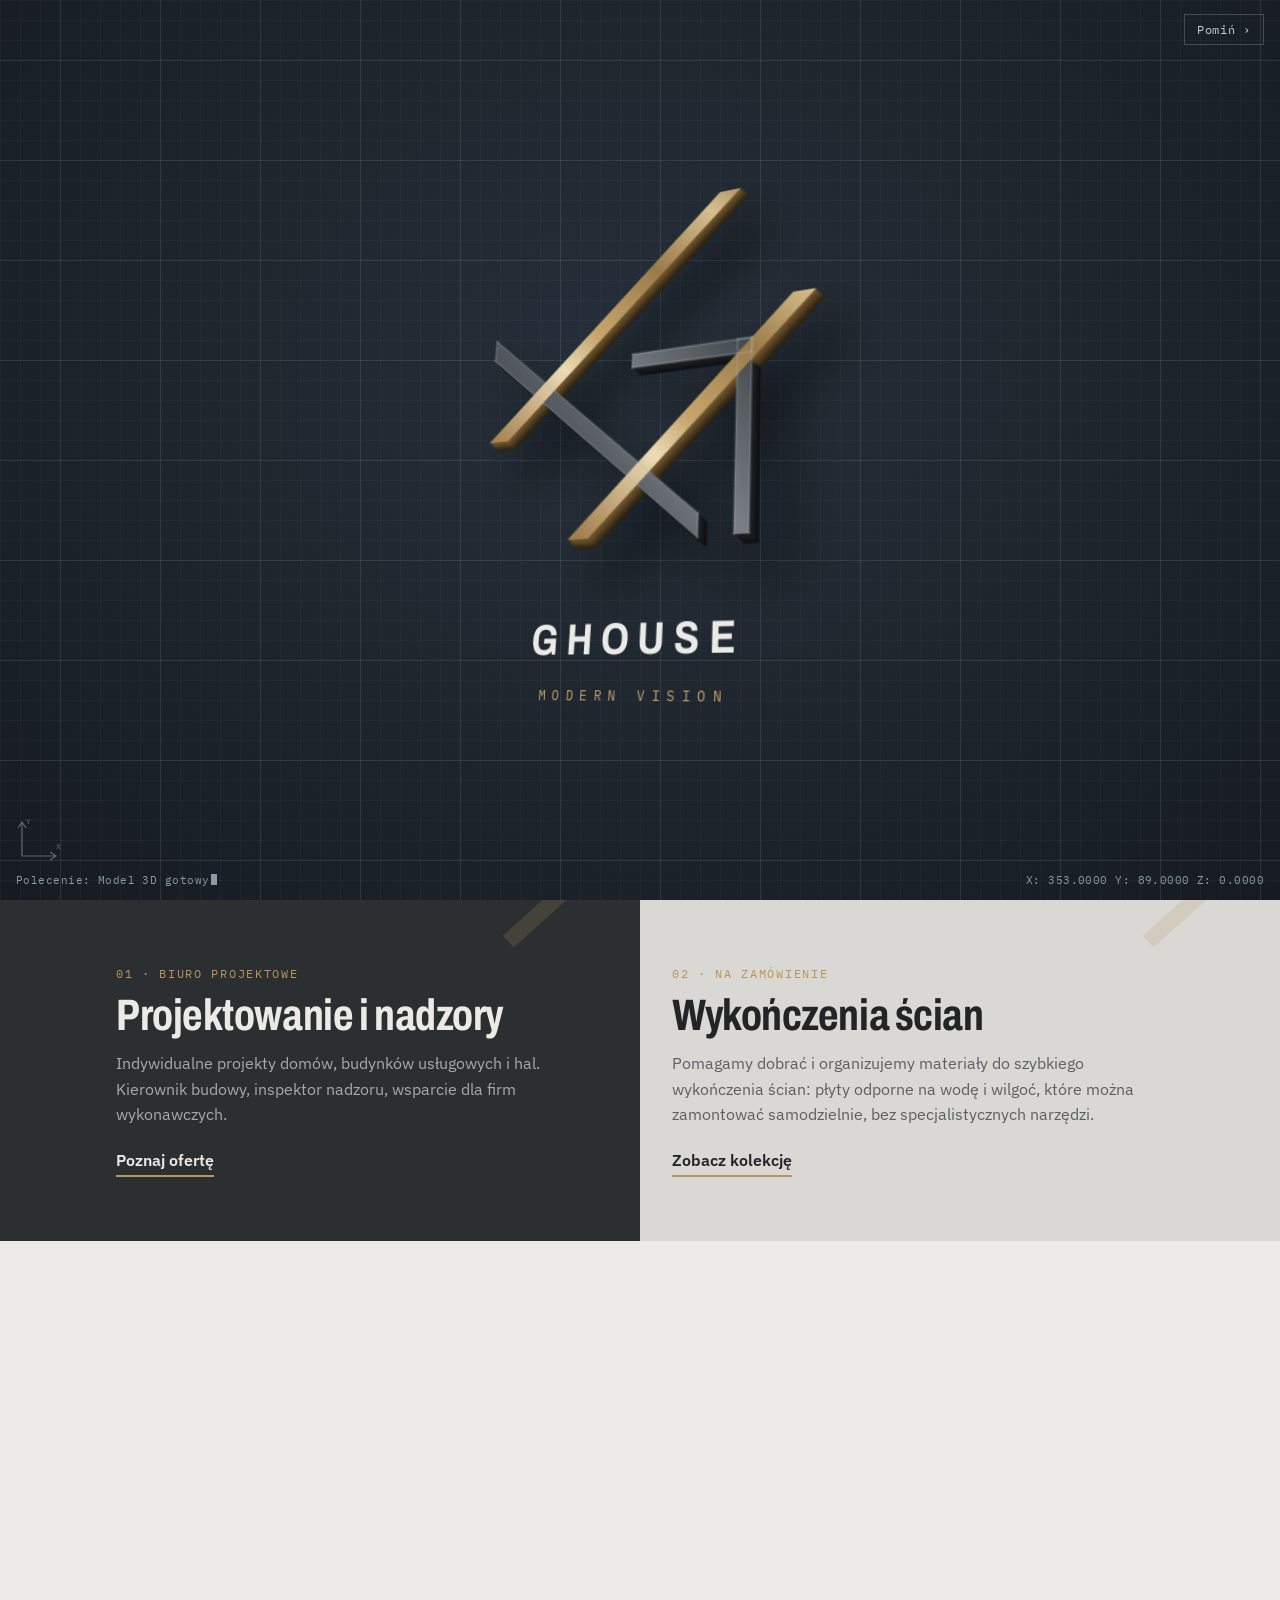
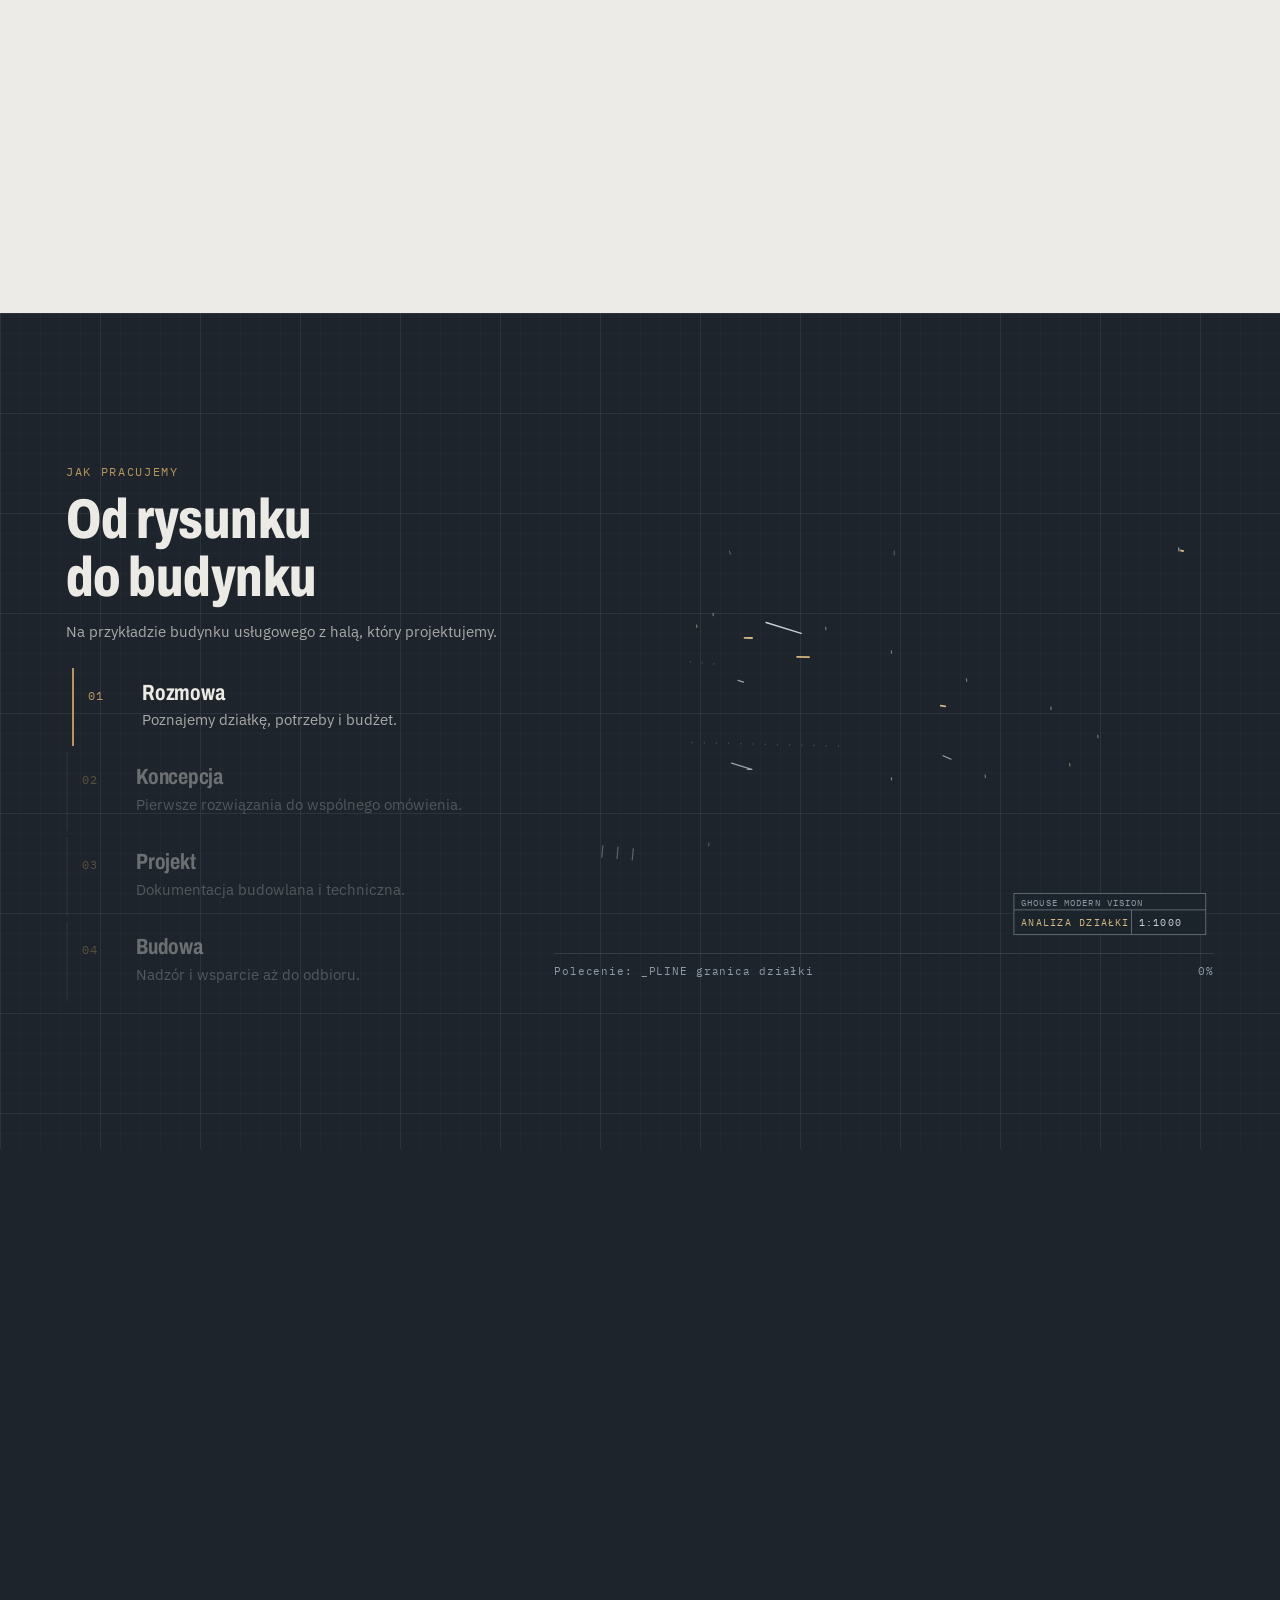
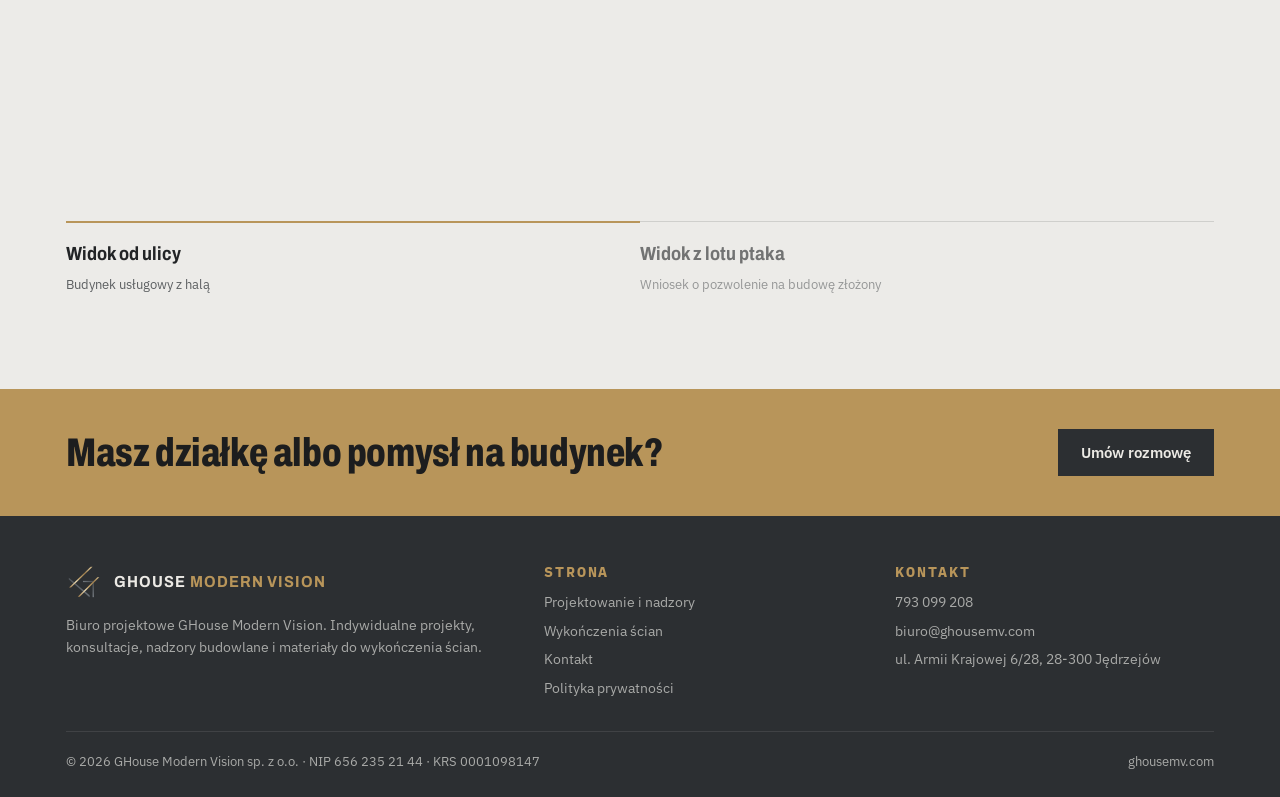
<file: index.html>
<!DOCTYPE html>
<html lang="pl">
<head>
<meta charset="UTF-8">
<meta name="viewport" content="width=device-width, initial-scale=1, viewport-fit=cover">
<title>Biuro projektowe Jędrzejów – indywidualne projekty domów, hal i budynków usługowych | GHouse Modern Vision</title>
<meta name="description" content="Indywidualne projekty domów jednorodzinnych, budynków usługowych i hal. Kierownik budowy i inspektor nadzoru. Jędrzejów, Kielce, świętokrzyskie.">

<link rel="canonical" href="https://ghousemv.com/">
<meta property="og:type" content="website">
<meta property="og:locale" content="pl_PL">
<meta property="og:site_name" content="GHouse Modern Vision">
<meta property="og:title" content="Biuro projektowe Jędrzejów – indywidualne projekty domów, hal i budynków usługowych | GHouse Modern Vision">
<meta property="og:description" content="Indywidualne projekty domów jednorodzinnych, budynków usługowych i hal. Kierownik budowy i inspektor nadzoru. Jędrzejów, Kielce, świętokrzyskie.">
<meta property="og:url" content="https://ghousemv.com/">
<meta property="og:image" content="https://ghousemv.com/img/og.jpg">
<meta name="theme-color" content="#2c2f32">
<link rel="icon" type="image/svg+xml" href="/logo.svg">
<link rel="preconnect" href="https://fonts.googleapis.com"><link rel="preconnect" href="https://fonts.gstatic.com" crossorigin>
<link rel="stylesheet" href="https://fonts.googleapis.com/css2?family=Archivo:wdth,wght@62..125,400..800&family=IBM+Plex+Sans:wght@400;500;600&family=IBM+Plex+Mono:wght@400;500&display=swap">
<link rel="stylesheet" href="/css/site.css">
<link rel="stylesheet" href="/css/efekty.css">
<script type="application/ld+json">{"@context": "https://schema.org", "@type": "ProfessionalService", "name": "GHouse Modern Vision sp. z o.o.", "url": "https://ghousemv.com/", "logo": "https://ghousemv.com/logo.svg", "image": "https://ghousemv.com/img/og.jpg", "description": "Biuro projektowe z Jędrzejowa: indywidualne projekty domów jednorodzinnych, budynków usługowych i hal, nadzory budowlane oraz wykończenia ścian na zamówienie.", "telephone": "+48793099208", "email": "biuro@ghousemv.com", "address": {"@type": "PostalAddress", "streetAddress": "ul. Armii Krajowej 6/28", "postalCode": "28-300", "addressLocality": "Jędrzejów", "addressRegion": "świętokrzyskie", "addressCountry": "PL"}, "areaServed": ["Jędrzejów", "Kielce", "województwo świętokrzyskie", "Polska"], "taxID": "6562352144", "vatID": "PL6562352144", "knowsAbout": ["projekt domu jednorodzinnego", "projekt hali", "projekt budynku usługowego", "kierownik budowy", "inspektor nadzoru inwestorskiego", "adaptacja projektu gotowego", "panele ścienne"]}</script>
</head>
<body data-intro>
<a class="skip" href="#tresc">Przejdź do treści</a>
<header class="top">
  <div class="wrap">
    <a class="marka" href="/" aria-label="GHouse Modern Vision – strona główna">
      <img src="/logo.svg" alt="" width="36" height="36">
      <b>GHOUSE <span>MODERN VISION</span></b>
    </a>
    <button class="burger" type="button" aria-label="Menu" aria-expanded="false" aria-controls="menu"><span></span></button>
    <nav class="menu" id="menu" aria-label="Menu główne"><a href="#" aria-current="page">Start</a><a href="/projektowanie">Projektowanie i nadzory</a><a href="/wykonczenia-scian">Wykończenia ścian</a><a class="btn-mini" href="/kontakt">Kontakt</a></nav>
  </div>
</header>
<main id="tresc">

<section class="hero na-grafit">
  <div class="beton-tex" aria-hidden="true"></div>
  <div class="swiatlo" aria-hidden="true"><i></i></div>
  <div class="wrap">
    <div>
      <div class="etykieta">Biuro projektowe GHouse Modern Vision</div>
      <h1>Indywidualne projekty.<br><em>Przemyślane od rysunku po budowę.</em></h1>
      <p class="lead">Projektujemy domy jednorodzinne, budynki usługowe i hale pod konkretną działkę, potrzeby i budżet. Prowadzimy konsultacje i nadzory, a do wnętrz pomagamy dobrać materiały do szybkiego wykończenia ścian.</p>
      <div class="cta">
        <a class="btn" href="/kontakt?temat=Projekt+indywidualny">Porozmawiajmy o projekcie</a>
        <a class="btn duch" href="/projektowanie#realizacje">Zobacz realizacje</a>
      </div>
    </div>
    <svg class="znak-duzy" viewBox="118 64 318 318" aria-hidden="true"><defs>
<linearGradient id="mos" gradientUnits="userSpaceOnUse" x1="150" y1="360" x2="410" y2="86"><stop offset="0" stop-color="#6f5431"/><stop offset=".18" stop-color="#a88655"/><stop offset=".38" stop-color="#ecdcb6"/><stop offset=".47" stop-color="#c9a970"/><stop offset=".66" stop-color="#9b7b4a"/><stop offset=".82" stop-color="#d7bf8f"/><stop offset="1" stop-color="#7a5e36"/></linearGradient>
<linearGradient id="gra" gradientUnits="userSpaceOnUse" x1="140" y1="360" x2="370" y2="180"><stop offset="0" stop-color="#2a2d31"/><stop offset=".45" stop-color="#5b6167"/><stop offset=".6" stop-color="#7a8086"/><stop offset="1" stop-color="#33373b"/></linearGradient></defs>
<polygon fill="url(#gra)" points="143,185 143,202 326,358 326,341"/><rect fill="url(#gra)" x="268" y="213" width="96" height="11"/><rect fill="url(#gra)" x="353" y="213" width="11" height="144"/>
<polygon fill="url(#mos)" points="145,272 162,272 353,88 336,88"/><polygon fill="url(#mos)" points="222,354 239,354 412,182 395,182"/></svg>
  </div>
  <a class="przewin" href="#dzialy" aria-label="Przewiń w dół"></a>
</section>

<div class="dzialy" id="dzialy">
  <a class="dzial lewy" href="/projektowanie">
    <div class="wew">
      <div class="etykieta">01 · Biuro projektowe</div>
      <h2>Projektowanie i nadzory</h2>
      <p>Indywidualne projekty domów, budynków usługowych i hal. Kierownik budowy, inspektor nadzoru, wsparcie dla firm wykonawczych.</p>
      <span class="strzalka">Poznaj ofertę</span>
    </div>
  </a>
  <a class="dzial prawy" href="/wykonczenia-scian">
    <div class="wew">
      <div class="etykieta">02 · Na zamówienie</div>
      <h2>Wykończenia ścian</h2>
      <p>Pomagamy dobrać i organizujemy materiały do szybkiego wykończenia ścian: płyty odporne na wodę i wilgoć, które można zamontować samodzielnie, bez specjalistycznych narzędzi.</p>
      <span class="strzalka">Zobacz kolekcję</span>
    </div>
  </a>
</div>

<section class="blok" id="o-nas">
  <div class="wrap onas">
    <div class="reveal">
      <div class="etykieta">O nas</div>
      <h2>Dobry projekt zaczyna się od rozmowy</h2>
    </div>
    <div class="tekst reveal">
      <p>GHouse Modern Vision to biuro projektowe, które stawia na indywidualne projekty. Każdy budynek projektujemy od podstaw, pod konkretną działkę, potrzeby i budżet inwestora, niezależnie od tego, czy jest to hala, obiekt usługowy, czy dom jednorodzinny.</p>
      <p>Uważamy, że dobry projekt zaczyna się od rozmowy, a nie od gotowego katalogu. Dzięki doświadczeniu zdobytemu na budowach nasze rozwiązania są przemyślane nie tylko na papierze, ale też w realizacji. Prowadzimy również nadzory i wspieramy inwestorów na każdym etapie budowy.</p>
      <div class="liczby">
        <div><b>Od podstaw</b><span>każdy projekt pod konkretną działkę</span></div>
        <div><b>Na budowie</b><span>kierownik budowy i inspektor nadzoru</span></div>
        <div><b>Od projektu do odbioru</b><span>projekt, nadzór i dobór materiałów wykończeniowych</span></div>
      </div>
    </div>
  </div>
</section>

<section class="proces" id="proces">
  <div class="proces-scena">
    <div class="wrap proces-uklad">
      <div class="proces-tekst">
        <div class="etykieta">Jak pracujemy</div>
        <h2>Od rysunku do budynku</h2>
        <p class="proces-przyklad">Na przykładzie budynku usługowego z halą, który projektujemy.</p>
        <ol class="proces-kroki">
          <li class="on"><span>01</span><div><h3>Rozmowa</h3><p>Poznajemy działkę, potrzeby i budżet.</p></div></li>
          <li><span>02</span><div><h3>Koncepcja</h3><p>Pierwsze rozwiązania do wspólnego omówienia.</p></div></li>
          <li><span>03</span><div><h3>Projekt</h3><p>Dokumentacja budowlana i techniczna.</p></div></li>
          <li><span>04</span><div><h3>Budowa</h3><p>Nadzór i wsparcie aż do odbioru.</p></div></li>
        </ol>
      </div>
      <div class="proces-rys">
        <svg viewBox="0 0 640 440" aria-hidden="true">
          <defs>
            <pattern id="kr" width="7" height="7" patternUnits="userSpaceOnUse" patternTransform="rotate(45)"><line x1="0" y1="0" x2="0" y2="7" stroke="#8d99a6" stroke-width=".7"/></pattern>
            <pattern id="fugi" x="90" y="318" width="28.8" height="14.4" patternUnits="userSpaceOnUse"><path d="M0 .5 H28.8 M.5 0 V14.4" stroke="#8d99a6" stroke-width=".6" fill="none" opacity=".55"/></pattern>
            <pattern id="blacha" x="70" width="12.5" height="10" patternUnits="userSpaceOnUse"><path d="M.5 0 V10" stroke="#8d99a6" stroke-width=".6" opacity=".45"/></pattern>
            <pattern id="kr2" width="4" height="4" patternUnits="userSpaceOnUse" patternTransform="rotate(45)"><line x1="0" y1="0" x2="0" y2="4" stroke="#8d99a6" stroke-width=".6" opacity=".6"/></pattern>
            <clipPath id="odkr"><rect class="odkr-r" x="0" y="0" width="0" height="440"/></clipPath>
          </defs>
<g class="plan">
<g class="et et1">
<path class="l cien" d="M108.7 1 L75.9 363.5"/>
<path class="l cien" d="M79.2 -1.7 L46.4 360.8"/>
<path class="l os" d="M94 -0.3 L61.1 362.2"/>
<path class="l granica" d="M205.6 133.3 L117.4 106.5 L103.4 261.3 L130 290.5 L245.4 293.2 L452 298 L596.1 301.2 L519.6 262.7 L443.1 224.2 L359.1 187.1 L272.8 154 Z"/>
<circle class="l drz" cx="141.7" cy="126.8" r="12.7"/>
<path class="l drz" d="M137.7 126.8 H145.7 M141.7 122.8 V130.8"/>
<circle class="l drz" cx="125.8" cy="138.1" r="12.7"/>
<path class="l drz" d="M121.8 138.1 H129.8 M125.8 134.1 V142.1"/>
<circle class="l drz" cx="250.9" cy="140.4" r="12.7"/>
<path class="l drz" d="M246.9 140.4 H254.9 M250.9 136.4 V144.4"/>
<circle class="l drz" cx="314.6" cy="163.2" r="12.7"/>
<path class="l drz" d="M310.6 163.2 H318.6 M314.6 159.2 V167.2"/>
<circle class="l drz" cx="387.4" cy="190.4" r="12.7"/>
<path class="l drz" d="M383.4 190.4 H391.4 M387.4 186.4 V194.4"/>
<circle class="l drz" cx="469.3" cy="217.8" r="12.7"/>
<path class="l drz" d="M465.3 217.8 H473.3 M469.3 213.8 V221.8"/>
<circle class="l drz" cx="514.8" cy="245" r="12.7"/>
<path class="l drz" d="M510.8 245 H518.8 M514.8 241 V249"/>
<circle class="l drz" cx="487.5" cy="272.4" r="12.7"/>
<path class="l drz" d="M483.5 272.4 H491.5 M487.5 268.4 V276.4"/>
<circle class="l drz" cx="405.6" cy="283.7" r="12.7"/>
<path class="l drz" d="M401.6 283.7 H409.6 M405.6 279.7 V287.7"/>
<circle class="l drz" cx="314.6" cy="286" r="12.7"/>
<path class="l drz" d="M310.6 286 H318.6 M314.6 282 V290"/>
<path class="l wym" d="M101.4 106.5 L87.4 261.3 M97.4 110.5 l8 -8 M83.4 265.3 l8 -8"/>
<text class="t" x="88.4" y="183.9" transform="rotate(-85 88.4 183.9)" text-anchor="middle">34,16</text>
<path class="l wym" d="M245.4 309.2 L452 314 M241.4 313.2 l8 -8 M448 318 l8 -8"/>
<text class="t" x="348.7" y="325.6" text-anchor="middle">45,41</text>
<text class="t" x="69.5" y="120.9" transform="rotate(-85 69.5 120.9)" text-anchor="middle">DROGA</text>
<text class="t duzy" x="387.4" y="245" text-anchor="middle">DZIAŁKA</text>
<g><circle class="l" cx="590" cy="64" r="16"/><path class="l m" d="M610 64 L584 70 L589 64 L584 58 Z"/></g><text class="t" x="590" y="40" text-anchor="middle">N</text>
<path class="l" d="M60 420 L151 420 M60 415 V425 M105.5 415 V425 M151 415 V425"/><text class="t" x="60" y="409">0</text><text class="t" x="100" y="409">10</text><text class="t" x="141" y="409">20 m</text>
</g>
<g class="et et2">
<path class="l" d="M191.8 275.8 L384.7 280.4 L385 265.9 L327.1 240.1 L288 225.8 L205.6 223.8 L183.6 200.6 L183.8 191.1 L129.8 174.8 L106.3 176.8 L108.9 199.9 L106.5 227.1 L120.8 239.4 L131.8 238.5 L131.4 257 Z"/>
<path class="l" d="M183.8 191.1 L184.8 148.2 L134.9 143.6 L132.6 143.4 L129.8 174.8 Z"/>
<path class="l" d="M191.8 275.8 L131.4 257 L131 274.4 Z"/>
<path class="l" d="M385 265.9 L386.4 209.7 L379.6 209.5 L379.1 227.9 L288 225.8 L327.1 240.1 Z"/>
<path class="l szw" d="M133.3 272.1 L133.9 249.4"/>
<path class="l szw" d="M145.2 272.4 L145.7 249.7"/>
<path class="l szw" d="M157 272.7 L157.5 249.9"/>
<path class="l szw" d="M168.8 273 L169.4 250.2"/>
<path class="l szw" d="M180.6 273.2 L181.2 250.5"/>
<path class="l szw" d="M192.5 273.5 L193 250.8"/>
<path class="l szw" d="M204.3 273.8 L204.9 251.1"/>
<path class="l szw" d="M216.1 274.1 L216.7 251.3"/>
<path class="l szw" d="M228 274.4 L228.5 251.6"/>
<path class="l szw" d="M239.8 274.6 L240.3 251.9"/>
<path class="l szw" d="M251.6 274.9 L252.2 252.2"/>
<path class="l szw" d="M263.5 275.2 L264 252.5"/>
<path class="l szw" d="M275.3 275.5 L275.8 252.7"/>
<path class="l szw" d="M157.1 151.2 L155 173.8"/>
<path class="l szw" d="M145.7 150.1 L143.7 172.8"/>
<path class="l szw" d="M134.4 149.1 L132.3 171.7"/>
<path class="l m" d="M184.8 148.2 L183.6 200.6 L205.6 223.8 L234.4 224.5 L235.8 166.7 L236.2 149.4 Z"/>
<path class="l m" d="M235.8 166.7 L234.4 224.5 L379.1 227.9 L379.8 201.5 L299.3 168.2 Z"/>
<path class="l m przer2" d="M235.2 195.6 L299.3 200 L379.4 214.7"/>
<path class="l m" d="M277.7 229.5 V251.5 M272.7 244.5 L277.7 251.5 L282.7 244.5"/>
<path class="l m" d="M320.9 230.5 V252.5 M315.9 245.5 L320.9 252.5 L325.9 245.5"/>
<path class="l lid" d="M209.9 172.2 L170 64"/><text class="t" x="166" y="68" text-anchor="end">BUDYNEK USŁUGOWY</text>
<path class="l lid" d="M323.7 195 L330 64"/><text class="t" x="334" y="68" text-anchor="start">HALA</text>
<path class="l lid" d="M159.9 261 L150 350"/><text class="t" x="146" y="354" text-anchor="end">PARKING</text>
<text class="t" x="114.4" y="239.6" text-anchor="middle">WJAZD</text>
<text class="t" x="296.4" y="273.1" text-anchor="middle">BRAMY</text>
</g>
</g>
<g class="et et3">
<defs><clipPath id="cl-h"><rect x="209.8" y="224.1" width="397.5" height="75.9"/></clipPath></defs>
<rect x="209.8" y="224.1" width="397.5" height="75.9" fill="url(#blacha)" clip-path="url(#cl-h)" class="fugi"/>
<path class="l tlo" d="M211.9 199.1 L388 199.1 L608.1 212.8"/>
<path class="l" d="M209.8 224.1 L607.2 224.1"/>
<path class="l" d="M209.8 222.2 L607.2 222.2"/>
<path class="l m" d="M209.8 300 L607.2 300 L607.2 224.1 L209.8 224.1 Z"/>
<path class="l okno" d="M303.5 300 L353.5 300 L353.5 243.8 L303.5 243.8 Z"/>
<path class="l szw" d="M303.5 293.8 H353.5 M303.5 287.5 H353.5 M303.5 281.2 H353.5 M303.5 275 H353.5 M303.5 268.8 H353.5 M303.5 262.5 H353.5 M303.5 256.2 H353.5 M303.5 250 H353.5"/>
<path class="l" d="M301.6 243.8 L355.4 243.8 L355.4 241.9 L301.6 241.9 Z"/>
<path class="l okno" d="M422.2 300 L472.2 300 L472.2 243.8 L422.2 243.8 Z"/>
<path class="l szw" d="M422.2 293.8 H472.2 M422.2 287.5 H472.2 M422.2 281.2 H472.2 M422.2 275 H472.2 M422.2 268.8 H472.2 M422.2 262.5 H472.2 M422.2 256.2 H472.2 M422.2 250 H472.2"/>
<path class="l" d="M420.4 243.8 L474.1 243.8 L474.1 241.9 L420.4 241.9 Z"/>
<path class="l okno" d="M241 240 L291 240 L291 230 L241 230 Z"/>
<path class="l okno" d="M366 240 L409.8 240 L409.8 230 L366 230 Z"/>
<path class="l okno" d="M484.8 240 L559.8 240 L559.8 230 L484.8 230 Z"/>
<path class="l m" d="M70 300 L209.8 300 L209.8 197.5 L70 197.5 Z"/>
<path class="l" d="M70 300 L209.8 300 L209.8 295.6 L70 295.6 Z"/>
<path class="l" d="M69.4 197.5 L210.6 197.5 L210.6 195.8 L69.4 195.8 Z"/>
<path class="l" d="M205.6 197.5 L209.8 197.5 L209.8 188.8 L205.6 188.8 Z"/>
<path class="l szw" d="M70 295.6 L130.5 295.6 L130.5 201.9 L70 201.9 Z"/>
<rect x="70" y="201.9" width="60.5" height="93.8" fill="url(#kr2)" class="fugi"/>
<path class="l okno" d="M82.4 299.4 L117.5 299.4 L117.5 262.5 L82.4 262.5 Z"/>
<path class="l szw" d="M100 299.4 V262.5"/>
<path class="l okno" d="M82.4 251.2 L117.5 251.2 L117.5 216.2 L82.4 216.2 Z"/>
<path class="l szw" d="M100 251.2 V216.2"/>
<path class="l m" d="M81.2 261.2 L108.8 261.2 L108.8 258.8 L81.2 258.8 Z"/>
<path class="l" d="M24 300 L616 300"/>
<rect class="kreskowanie" x="24" y="300" width="592" height="10" fill="url(#kr)"/>
<path class="l wym" d="M30.5 300 H58.5 M37.5 292 L47.5 292 L42.5 300 Z"/>
<text class="t" x="34.5" y="290" text-anchor="end">±0,00</text>
<path class="l wym" d="M30.5 224.1 H58.5 M37.5 216.1 L47.5 216.1 L42.5 224.1 Z"/>
<text class="t" x="34.5" y="214.1" text-anchor="end">+6,07</text>
<path class="l wym" d="M30.5 197.5 H58.5 M37.5 189.5 L47.5 189.5 L42.5 197.5 Z"/>
<text class="t" x="34.5" y="187.5" text-anchor="end">+8,20</text>
<path class="l wym" d="M207.5 188.8 H261.2 M252.5 180.8 L262.5 180.8 L257.5 188.8 Z"/><text class="t" x="266.2" y="184.8">+8,90</text>
<path class="l wym" d="M70 332 H607.2 M66 336 l8 -8 M70 325 V339 M205.8 336 l8 -8 M209.8 325 V339 M603.2 336 l8 -8 M607.2 325 V339"/>
<text class="t" x="139.9" y="326" text-anchor="middle">11,18</text>
<text class="t" x="408.5" y="326" text-anchor="middle">31,80</text>
<text class="t" x="140" y="174.8" text-anchor="middle">BUDYNEK USŁUGOWY</text><text class="t" x="408.8" y="185.1" text-anchor="middle">HALA</text>
</g>

          <g class="et et4">
            <image href="/img/realizacje/emk_eye.jpg" x="0" y="0" width="640" height="440" preserveAspectRatio="xMidYMid slice" clip-path="url(#odkr)"/>
            <line class="skan" x1="0" y1="0" x2="0" y2="440"/>
          </g>
          <g class="tabliczka">
            <rect x="446" y="396" width="186" height="40"/>
            <path d="M446 412 H632 M560 412 V436"/>
            <text x="453" y="408" class="tb1">GHOUSE MODERN VISION</text>
            <text x="453" y="428" class="tb2">ANALIZA DZIAŁKI</text>
            <text x="567" y="428" class="tb3">1:1000</text>
          </g>
        </svg>
        <div class="proces-stopka"><span class="cmd">_LINE</span><span class="pct">0%</span></div>
      </div>
    </div>
  </div>
</section>

<section class="blok realizacje-ba">
  <div class="wrap">
    <div class="naglowek-sekcji reveal">
      <div><div class="etykieta">Realizacje</div><h2>Od modelu do wizualizacji</h2></div>
      <p>Budynek usługowy z halą – projekt indywidualny. Przeciągnij linię, aby porównać model bryły z gotową wizualizacją.</p>
    </div>
    <figure class="ba reveal" style="--x:50%">
      <img class="wiz" src="/img/realizacje/emk_eye.jpg" alt="Wizualizacja budynku usługowego z halą – widok od ulicy">
      <img class="szk" src="/img/model/emk_eye.jpg" alt="">
      <span class="ba-l">MODEL</span><span class="ba-p">WIZUALIZACJA</span>
      <button class="uchwyt" type="button" aria-label="Przesuń porównanie"></button>
    </figure>
    <div class="ba-tabs dwa" role="tablist">
      <button class="on" type="button" data-img="emk_eye" data-alt="Wizualizacja budynku usługowego z halą – widok od ulicy"><b>Widok od ulicy</b><span>Budynek usługowy z halą</span></button>
      <button type="button" data-img="emk_air" data-alt="Wizualizacja budynku usługowego z halą – widok z lotu ptaka"><b>Widok z lotu ptaka</b><span>Wniosek o pozwolenie na budowę złożony</span></button>
    </div>
  </div>
</section>
<section class="pasek-cta"><div class="wrap"><h2>Masz działkę albo pomysł na budynek?</h2><a class="btn" href="/kontakt?temat=Projekt+indywidualny">Umów rozmowę</a></div></section>
</main>
<footer class="stopka">
  <div class="wrap">
    <div>
      <a class="marka" href="/" style="color:var(--na-grafit)"><img src="/logo.svg" alt="" width="36" height="36"><b>GHOUSE <span>MODERN VISION</span></b></a>
      <p style="margin-top:14px;max-width:30em">Biuro projektowe GHouse Modern Vision. Indywidualne projekty, konsultacje, nadzory budowlane i materiały do wykończenia ścian.</p>
    </div>
    <div>
      <h3>Strona</h3>
      <ul><li><a href="/projektowanie">Projektowanie i nadzory</a></li><li><a href="/wykonczenia-scian">Wykończenia ścian</a></li><li><a href="/kontakt">Kontakt</a></li><li><a href="/polityka-prywatnosci">Polityka prywatności</a></li></ul>
    </div>
    <div>
      <h3>Kontakt</h3>
      <ul><li><a href="tel:+48793099208">793 099 208</a></li><li><a href="mailto:biuro@ghousemv.com">biuro@ghousemv.com</a></li><li>ul. Armii Krajowej 6/28, 28-300 Jędrzejów</li></ul>
    </div>
    <div class="dol"><span>© 2026 GHouse Modern Vision sp. z o.o. · NIP 656 235 21 44 · KRS 0001098147</span><span>ghousemv.com</span></div>
  </div>
</footer>
<script src="/js/site.js" defer></script>
<script src="/js/efekty.js" defer></script>
</body>
</html>
</file>
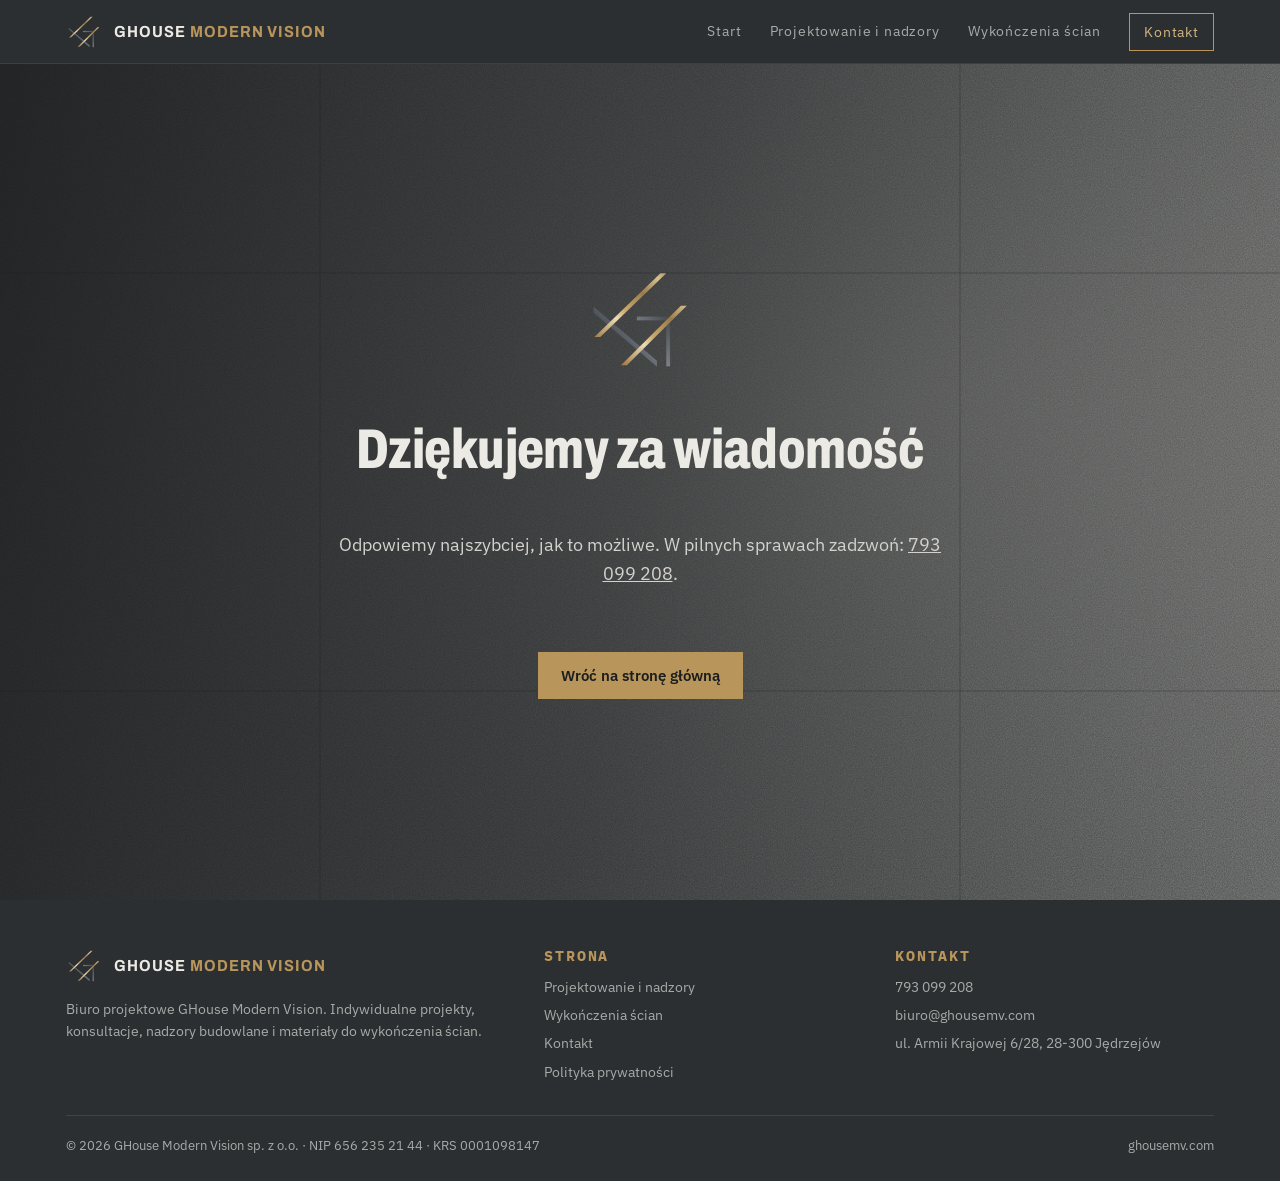
<file: dziekujemy.html>
<!DOCTYPE html>
<html lang="pl">
<head>
<meta charset="UTF-8">
<meta name="viewport" content="width=device-width, initial-scale=1, viewport-fit=cover">
<title>Dziękujemy – GHouse Modern Vision</title>
<meta name="description" content="Dziękujemy za wiadomość.">
<meta name="robots" content="noindex">
<link rel="canonical" href="https://ghousemv.com/dziekujemy">
<meta property="og:type" content="website">
<meta property="og:locale" content="pl_PL">
<meta property="og:site_name" content="GHouse Modern Vision">
<meta property="og:title" content="Dziękujemy – GHouse Modern Vision">
<meta property="og:description" content="Dziękujemy za wiadomość.">
<meta property="og:url" content="https://ghousemv.com/dziekujemy">
<meta property="og:image" content="https://ghousemv.com/img/og.jpg">
<meta name="theme-color" content="#2c2f32">
<link rel="icon" type="image/svg+xml" href="/logo.svg">
<link rel="preconnect" href="https://fonts.googleapis.com"><link rel="preconnect" href="https://fonts.gstatic.com" crossorigin>
<link rel="stylesheet" href="https://fonts.googleapis.com/css2?family=Archivo:wdth,wght@62..125,400..800&family=IBM+Plex+Sans:wght@400;500;600&family=IBM+Plex+Mono:wght@400;500&display=swap">
<link rel="stylesheet" href="/css/site.css">

</head>
<body>
<a class="skip" href="#tresc">Przejdź do treści</a>
<header class="top">
  <div class="wrap">
    <a class="marka" href="/" aria-label="GHouse Modern Vision – strona główna">
      <img src="/logo.svg" alt="" width="36" height="36">
      <b>GHOUSE <span>MODERN VISION</span></b>
    </a>
    <button class="burger" type="button" aria-label="Menu" aria-expanded="false" aria-controls="menu"><span></span></button>
    <nav class="menu" id="menu" aria-label="Menu główne"><a href="/">Start</a><a href="/projektowanie">Projektowanie i nadzory</a><a href="/wykonczenia-scian">Wykończenia ścian</a><a class="btn-mini" href="/kontakt">Kontakt</a></nav>
  </div>
</header>
<main id="tresc">

<section class="hero na-grafit" style="min-height:calc(100svh - var(--hdr))">
  <div class="beton-tex" aria-hidden="true"></div>
  <div class="wrap" style="grid-template-columns:1fr;text-align:center;justify-items:center">
    <img src="/logo.svg" alt="" width="110" height="110">
    <h1 style="font-size:clamp(34px,5vw,56px)">Dziękujemy za wiadomość</h1>
    <p class="lead" style="margin-inline:auto">Odpowiemy najszybciej, jak to możliwe. W pilnych sprawach zadzwoń: <a href="tel:+48793099208">793 099 208</a>.</p>
    <div class="cta" style="justify-content:center"><a class="btn" href="/">Wróć na stronę główną</a></div>
  </div>
</section>

</main>
<footer class="stopka">
  <div class="wrap">
    <div>
      <a class="marka" href="/" style="color:var(--na-grafit)"><img src="/logo.svg" alt="" width="36" height="36"><b>GHOUSE <span>MODERN VISION</span></b></a>
      <p style="margin-top:14px;max-width:30em">Biuro projektowe GHouse Modern Vision. Indywidualne projekty, konsultacje, nadzory budowlane i materiały do wykończenia ścian.</p>
    </div>
    <div>
      <h3>Strona</h3>
      <ul><li><a href="/projektowanie">Projektowanie i nadzory</a></li><li><a href="/wykonczenia-scian">Wykończenia ścian</a></li><li><a href="/kontakt">Kontakt</a></li><li><a href="/polityka-prywatnosci">Polityka prywatności</a></li></ul>
    </div>
    <div>
      <h3>Kontakt</h3>
      <ul><li><a href="tel:+48793099208">793 099 208</a></li><li><a href="mailto:biuro@ghousemv.com">biuro@ghousemv.com</a></li><li>ul. Armii Krajowej 6/28, 28-300 Jędrzejów</li></ul>
    </div>
    <div class="dol"><span>© 2026 GHouse Modern Vision sp. z o.o. · NIP 656 235 21 44 · KRS 0001098147</span><span>ghousemv.com</span></div>
  </div>
</footer>
<script src="/js/site.js" defer></script>
</body>
</html>
</file>
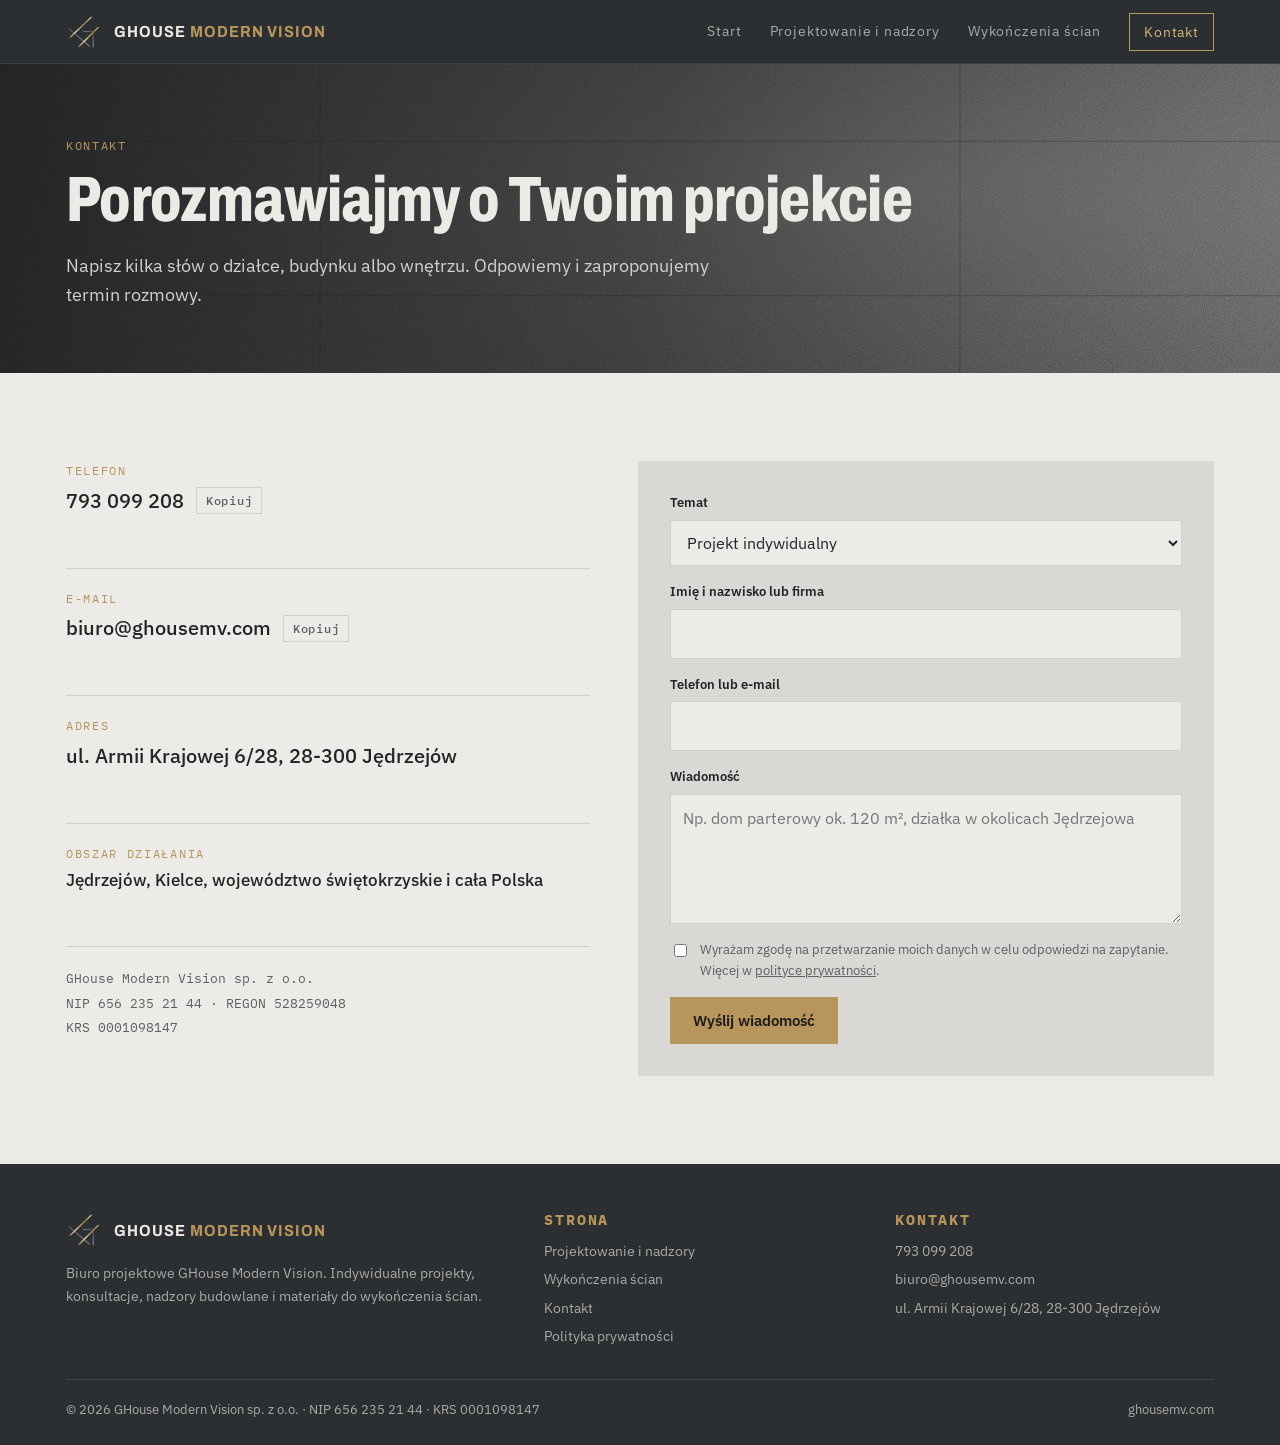
<file: kontakt.html>
<!DOCTYPE html>
<html lang="pl">
<head>
<meta charset="UTF-8">
<meta name="viewport" content="width=device-width, initial-scale=1, viewport-fit=cover">
<title>Kontakt – biuro projektowe GHouse Modern Vision, Jędrzejów</title>
<meta name="description" content="Skontaktuj się z biurem projektowym GHouse Modern Vision w Jędrzejowie: projekty indywidualne, nadzory budowlane, wykończenia ścian.">

<link rel="canonical" href="https://ghousemv.com/kontakt">
<meta property="og:type" content="website">
<meta property="og:locale" content="pl_PL">
<meta property="og:site_name" content="GHouse Modern Vision">
<meta property="og:title" content="Kontakt – biuro projektowe GHouse Modern Vision, Jędrzejów">
<meta property="og:description" content="Skontaktuj się z biurem projektowym GHouse Modern Vision w Jędrzejowie: projekty indywidualne, nadzory budowlane, wykończenia ścian.">
<meta property="og:url" content="https://ghousemv.com/kontakt">
<meta property="og:image" content="https://ghousemv.com/img/og.jpg">
<meta name="theme-color" content="#2c2f32">
<link rel="icon" type="image/svg+xml" href="/logo.svg">
<link rel="preconnect" href="https://fonts.googleapis.com"><link rel="preconnect" href="https://fonts.gstatic.com" crossorigin>
<link rel="stylesheet" href="https://fonts.googleapis.com/css2?family=Archivo:wdth,wght@62..125,400..800&family=IBM+Plex+Sans:wght@400;500;600&family=IBM+Plex+Mono:wght@400;500&display=swap">
<link rel="stylesheet" href="/css/site.css">
<script type="application/ld+json">{"@context": "https://schema.org", "@type": "ProfessionalService", "name": "GHouse Modern Vision sp. z o.o.", "url": "https://ghousemv.com/", "logo": "https://ghousemv.com/logo.svg", "image": "https://ghousemv.com/img/og.jpg", "description": "Biuro projektowe z Jędrzejowa: indywidualne projekty domów jednorodzinnych, budynków usługowych i hal, nadzory budowlane oraz wykończenia ścian na zamówienie.", "telephone": "+48793099208", "email": "biuro@ghousemv.com", "address": {"@type": "PostalAddress", "streetAddress": "ul. Armii Krajowej 6/28", "postalCode": "28-300", "addressLocality": "Jędrzejów", "addressRegion": "świętokrzyskie", "addressCountry": "PL"}, "areaServed": ["Jędrzejów", "Kielce", "województwo świętokrzyskie", "Polska"], "taxID": "6562352144", "vatID": "PL6562352144", "knowsAbout": ["projekt domu jednorodzinnego", "projekt hali", "projekt budynku usługowego", "kierownik budowy", "inspektor nadzoru inwestorskiego", "adaptacja projektu gotowego", "panele ścienne"]}</script>
</head>
<body>
<a class="skip" href="#tresc">Przejdź do treści</a>
<header class="top">
  <div class="wrap">
    <a class="marka" href="/" aria-label="GHouse Modern Vision – strona główna">
      <img src="/logo.svg" alt="" width="36" height="36">
      <b>GHOUSE <span>MODERN VISION</span></b>
    </a>
    <button class="burger" type="button" aria-label="Menu" aria-expanded="false" aria-controls="menu"><span></span></button>
    <nav class="menu" id="menu" aria-label="Menu główne"><a href="/">Start</a><a href="/projektowanie">Projektowanie i nadzory</a><a href="/wykonczenia-scian">Wykończenia ścian</a><a class="btn-mini" href="/kontakt" aria-current="page">Kontakt</a></nav>
  </div>
</header>
<main id="tresc">

<section class="page-hero">
  <div class="beton-tex" aria-hidden="true"></div>
  <div class="wrap">
    <div class="etykieta">Kontakt</div>
    <h1>Porozmawiajmy o Twoim projekcie</h1>
    <p class="lead">Napisz kilka słów o działce, budynku albo wnętrzu. Odpowiemy i zaproponujemy termin rozmowy.</p>
  </div>
</section>
<section class="blok">
  <div class="wrap kontakt">
    <div class="dane">
      <div class="poz"><span class="etykieta">Telefon</span><div class="wart"><a id="tel" href="tel:+48793099208">793 099 208</a><button class="kopiuj" type="button" data-cel="tel">Kopiuj</button></div></div>
      <div class="poz"><span class="etykieta">E-mail</span><div class="wart"><a id="mail" href="mailto:biuro@ghousemv.com">biuro@ghousemv.com</a><button class="kopiuj" type="button" data-cel="mail">Kopiuj</button></div></div>
      <div class="poz"><span class="etykieta">Adres</span><div class="wart">ul. Armii Krajowej 6/28, 28-300 Jędrzejów</div></div>
      <div class="poz"><span class="etykieta">Obszar działania</span><div class="wart" style="font-size:17px">Jędrzejów, Kielce, województwo świętokrzyskie i cała Polska</div></div>
      <div class="rej">GHouse Modern Vision sp. z o.o.<br>NIP 656 235 21 44 · REGON 528259048<br>KRS 0001098147</div>
    </div>
    <form class="formularz" name="kontakt" method="POST" action="/dziekujemy" data-netlify="true" netlify-honeypot="pulapka">
      <input type="hidden" name="form-name" value="kontakt">
      <p hidden><label>Nie wypełniaj: <input name="pulapka"></label></p>
      <div class="pole"><label for="f-temat">Temat</label><select id="f-temat" name="temat"><option value="Projekt indywidualny">Projekt indywidualny</option><option value="Konsultacja projektowa">Konsultacja projektowa (na miejscu lub online)</option><option value="Nadzór budowlany">Nadzór budowlany</option><option value="Wsparcie dla firm">Wsparcie dla firm</option><option value="Adaptacja projektu">Adaptacja projektu</option><option value="Wykończenia ścian">Wykończenia ścian</option><option value="Inne">Inne</option></select></div>
      <div class="pole"><label for="f-imie">Imię i nazwisko lub firma</label><input id="f-imie" name="imie" required autocomplete="name"></div>
      <div class="pole"><label for="f-kontakt">Telefon lub e-mail</label><input id="f-kontakt" name="kontakt" required autocomplete="email"></div>
      <div class="pole"><label for="f-wiad">Wiadomość</label><textarea id="f-wiad" name="wiadomosc" placeholder="Np. dom parterowy ok. 120 m², działka w okolicach Jędrzejowa"></textarea></div>
      <label class="zgoda"><input type="checkbox" name="zgoda" value="Tak" required> <span>Wyrażam zgodę na przetwarzanie moich danych w celu odpowiedzi na zapytanie. Więcej w <a href="/polityka-prywatnosci">polityce prywatności</a>.</span></label>
      <button class="btn" type="submit" style="justify-self:start">Wyślij wiadomość</button>
    </form>
  </div>
</section>

</main>
<footer class="stopka">
  <div class="wrap">
    <div>
      <a class="marka" href="/" style="color:var(--na-grafit)"><img src="/logo.svg" alt="" width="36" height="36"><b>GHOUSE <span>MODERN VISION</span></b></a>
      <p style="margin-top:14px;max-width:30em">Biuro projektowe GHouse Modern Vision. Indywidualne projekty, konsultacje, nadzory budowlane i materiały do wykończenia ścian.</p>
    </div>
    <div>
      <h3>Strona</h3>
      <ul><li><a href="/projektowanie">Projektowanie i nadzory</a></li><li><a href="/wykonczenia-scian">Wykończenia ścian</a></li><li><a href="/kontakt">Kontakt</a></li><li><a href="/polityka-prywatnosci">Polityka prywatności</a></li></ul>
    </div>
    <div>
      <h3>Kontakt</h3>
      <ul><li><a href="tel:+48793099208">793 099 208</a></li><li><a href="mailto:biuro@ghousemv.com">biuro@ghousemv.com</a></li><li>ul. Armii Krajowej 6/28, 28-300 Jędrzejów</li></ul>
    </div>
    <div class="dol"><span>© 2026 GHouse Modern Vision sp. z o.o. · NIP 656 235 21 44 · KRS 0001098147</span><span>ghousemv.com</span></div>
  </div>
</footer>
<script src="/js/site.js" defer></script>
</body>
</html>
</file>
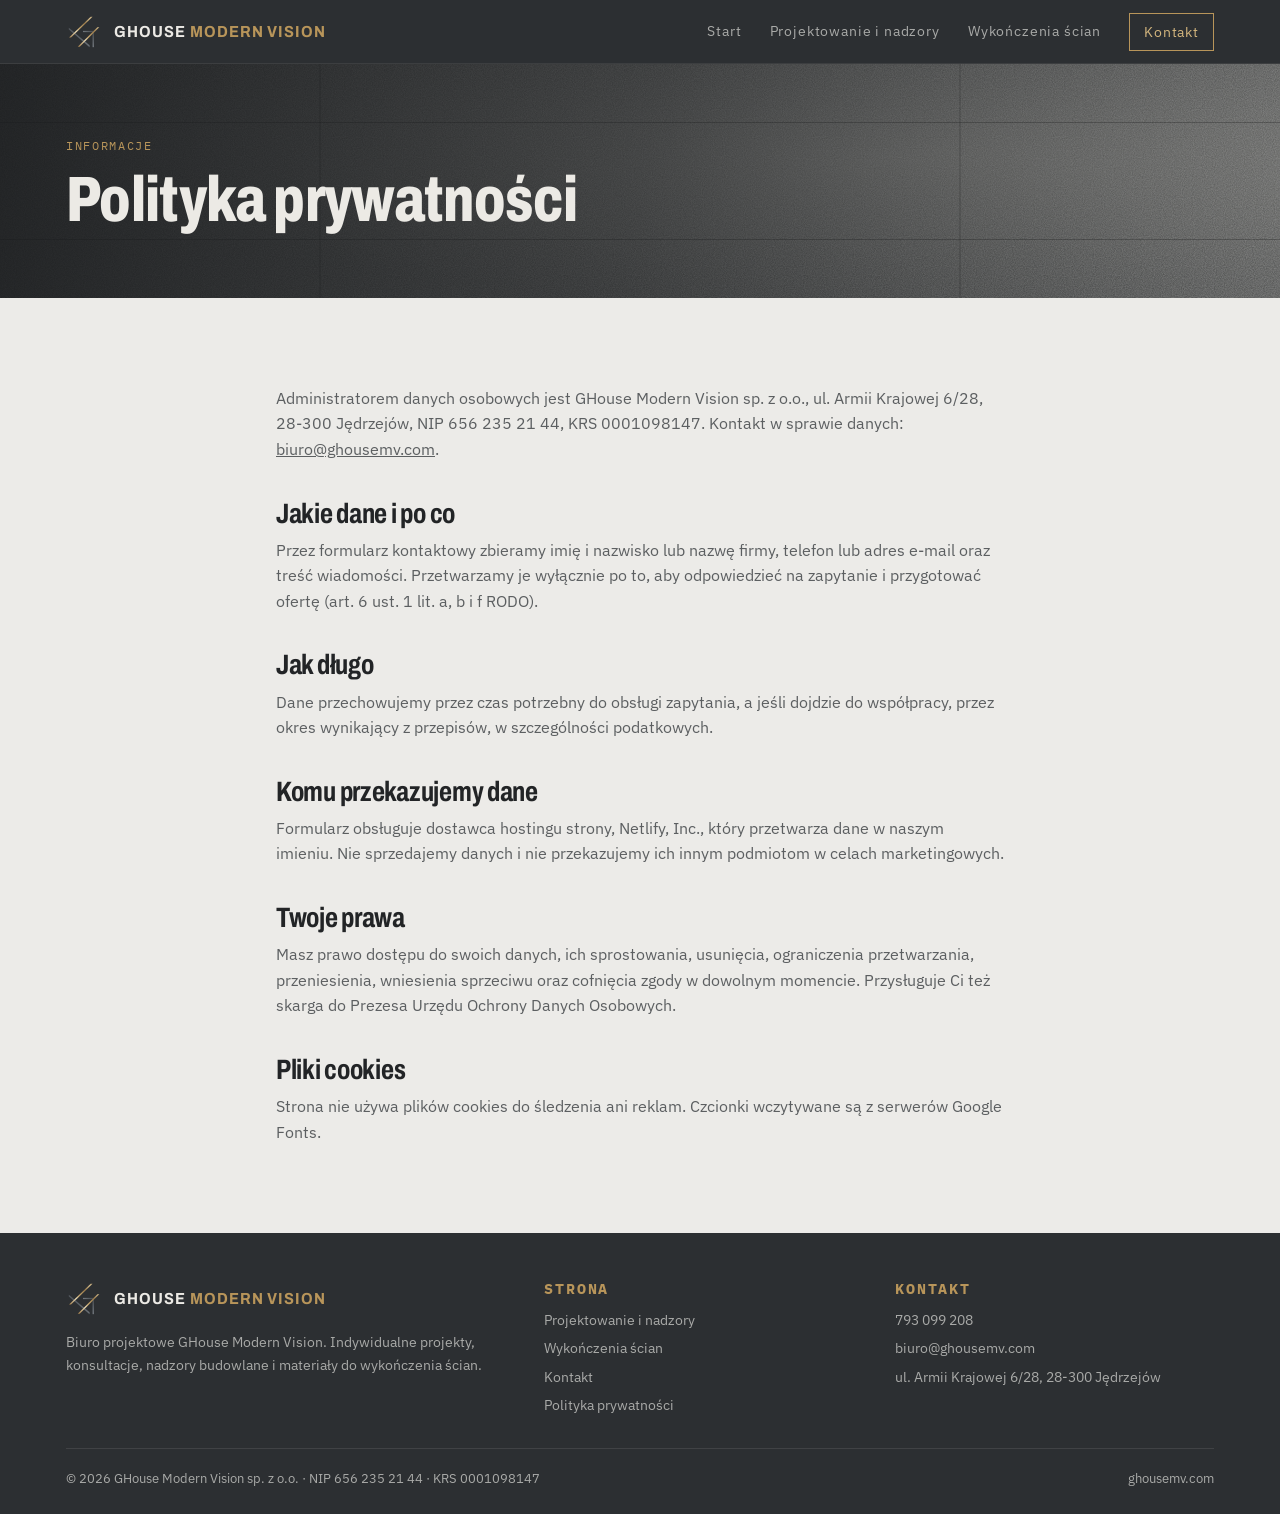
<file: polityka-prywatnosci.html>
<!DOCTYPE html>
<html lang="pl">
<head>
<meta charset="UTF-8">
<meta name="viewport" content="width=device-width, initial-scale=1, viewport-fit=cover">
<title>Polityka prywatności | GHouse Modern Vision</title>
<meta name="description" content="Polityka prywatności strony ghousemv.com.">

<link rel="canonical" href="https://ghousemv.com/polityka-prywatnosci">
<meta property="og:type" content="website">
<meta property="og:locale" content="pl_PL">
<meta property="og:site_name" content="GHouse Modern Vision">
<meta property="og:title" content="Polityka prywatności | GHouse Modern Vision">
<meta property="og:description" content="Polityka prywatności strony ghousemv.com.">
<meta property="og:url" content="https://ghousemv.com/polityka-prywatnosci">
<meta property="og:image" content="https://ghousemv.com/img/og.jpg">
<meta name="theme-color" content="#2c2f32">
<link rel="icon" type="image/svg+xml" href="/logo.svg">
<link rel="preconnect" href="https://fonts.googleapis.com"><link rel="preconnect" href="https://fonts.gstatic.com" crossorigin>
<link rel="stylesheet" href="https://fonts.googleapis.com/css2?family=Archivo:wdth,wght@62..125,400..800&family=IBM+Plex+Sans:wght@400;500;600&family=IBM+Plex+Mono:wght@400;500&display=swap">
<link rel="stylesheet" href="/css/site.css">

</head>
<body>
<a class="skip" href="#tresc">Przejdź do treści</a>
<header class="top">
  <div class="wrap">
    <a class="marka" href="/" aria-label="GHouse Modern Vision – strona główna">
      <img src="/logo.svg" alt="" width="36" height="36">
      <b>GHOUSE <span>MODERN VISION</span></b>
    </a>
    <button class="burger" type="button" aria-label="Menu" aria-expanded="false" aria-controls="menu"><span></span></button>
    <nav class="menu" id="menu" aria-label="Menu główne"><a href="/">Start</a><a href="/projektowanie">Projektowanie i nadzory</a><a href="/wykonczenia-scian">Wykończenia ścian</a><a class="btn-mini" href="/kontakt">Kontakt</a></nav>
  </div>
</header>
<main id="tresc">

<section class="page-hero"><div class="beton-tex" aria-hidden="true"></div><div class="wrap"><div class="etykieta">Informacje</div><h1>Polityka prywatności</h1></div></section>
<section class="blok"><div class="wrap prose">
<p>Administratorem danych osobowych jest GHouse Modern Vision sp. z o.o., ul. Armii Krajowej 6/28, 28-300 Jędrzejów, NIP 656 235 21 44, KRS 0001098147. Kontakt w sprawie danych: <a href="mailto:biuro@ghousemv.com">biuro@ghousemv.com</a>.</p>
<h2>Jakie dane i po co</h2>
<p>Przez formularz kontaktowy zbieramy imię i nazwisko lub nazwę firmy, telefon lub adres e-mail oraz treść wiadomości. Przetwarzamy je wyłącznie po to, aby odpowiedzieć na zapytanie i przygotować ofertę (art. 6 ust. 1 lit. a, b i f RODO).</p>
<h2>Jak długo</h2>
<p>Dane przechowujemy przez czas potrzebny do obsługi zapytania, a jeśli dojdzie do współpracy, przez okres wynikający z przepisów, w szczególności podatkowych.</p>
<h2>Komu przekazujemy dane</h2>
<p>Formularz obsługuje dostawca hostingu strony, Netlify, Inc., który przetwarza dane w naszym imieniu. Nie sprzedajemy danych i nie przekazujemy ich innym podmiotom w celach marketingowych.</p>
<h2>Twoje prawa</h2>
<p>Masz prawo dostępu do swoich danych, ich sprostowania, usunięcia, ograniczenia przetwarzania, przeniesienia, wniesienia sprzeciwu oraz cofnięcia zgody w dowolnym momencie. Przysługuje Ci też skarga do Prezesa Urzędu Ochrony Danych Osobowych.</p>
<h2>Pliki cookies</h2>
<p>Strona nie używa plików cookies do śledzenia ani reklam. Czcionki wczytywane są z serwerów Google Fonts.</p>
</div></section>

</main>
<footer class="stopka">
  <div class="wrap">
    <div>
      <a class="marka" href="/" style="color:var(--na-grafit)"><img src="/logo.svg" alt="" width="36" height="36"><b>GHOUSE <span>MODERN VISION</span></b></a>
      <p style="margin-top:14px;max-width:30em">Biuro projektowe GHouse Modern Vision. Indywidualne projekty, konsultacje, nadzory budowlane i materiały do wykończenia ścian.</p>
    </div>
    <div>
      <h3>Strona</h3>
      <ul><li><a href="/projektowanie">Projektowanie i nadzory</a></li><li><a href="/wykonczenia-scian">Wykończenia ścian</a></li><li><a href="/kontakt">Kontakt</a></li><li><a href="/polityka-prywatnosci">Polityka prywatności</a></li></ul>
    </div>
    <div>
      <h3>Kontakt</h3>
      <ul><li><a href="tel:+48793099208">793 099 208</a></li><li><a href="mailto:biuro@ghousemv.com">biuro@ghousemv.com</a></li><li>ul. Armii Krajowej 6/28, 28-300 Jędrzejów</li></ul>
    </div>
    <div class="dol"><span>© 2026 GHouse Modern Vision sp. z o.o. · NIP 656 235 21 44 · KRS 0001098147</span><span>ghousemv.com</span></div>
  </div>
</footer>
<script src="/js/site.js" defer></script>
</body>
</html>
</file>
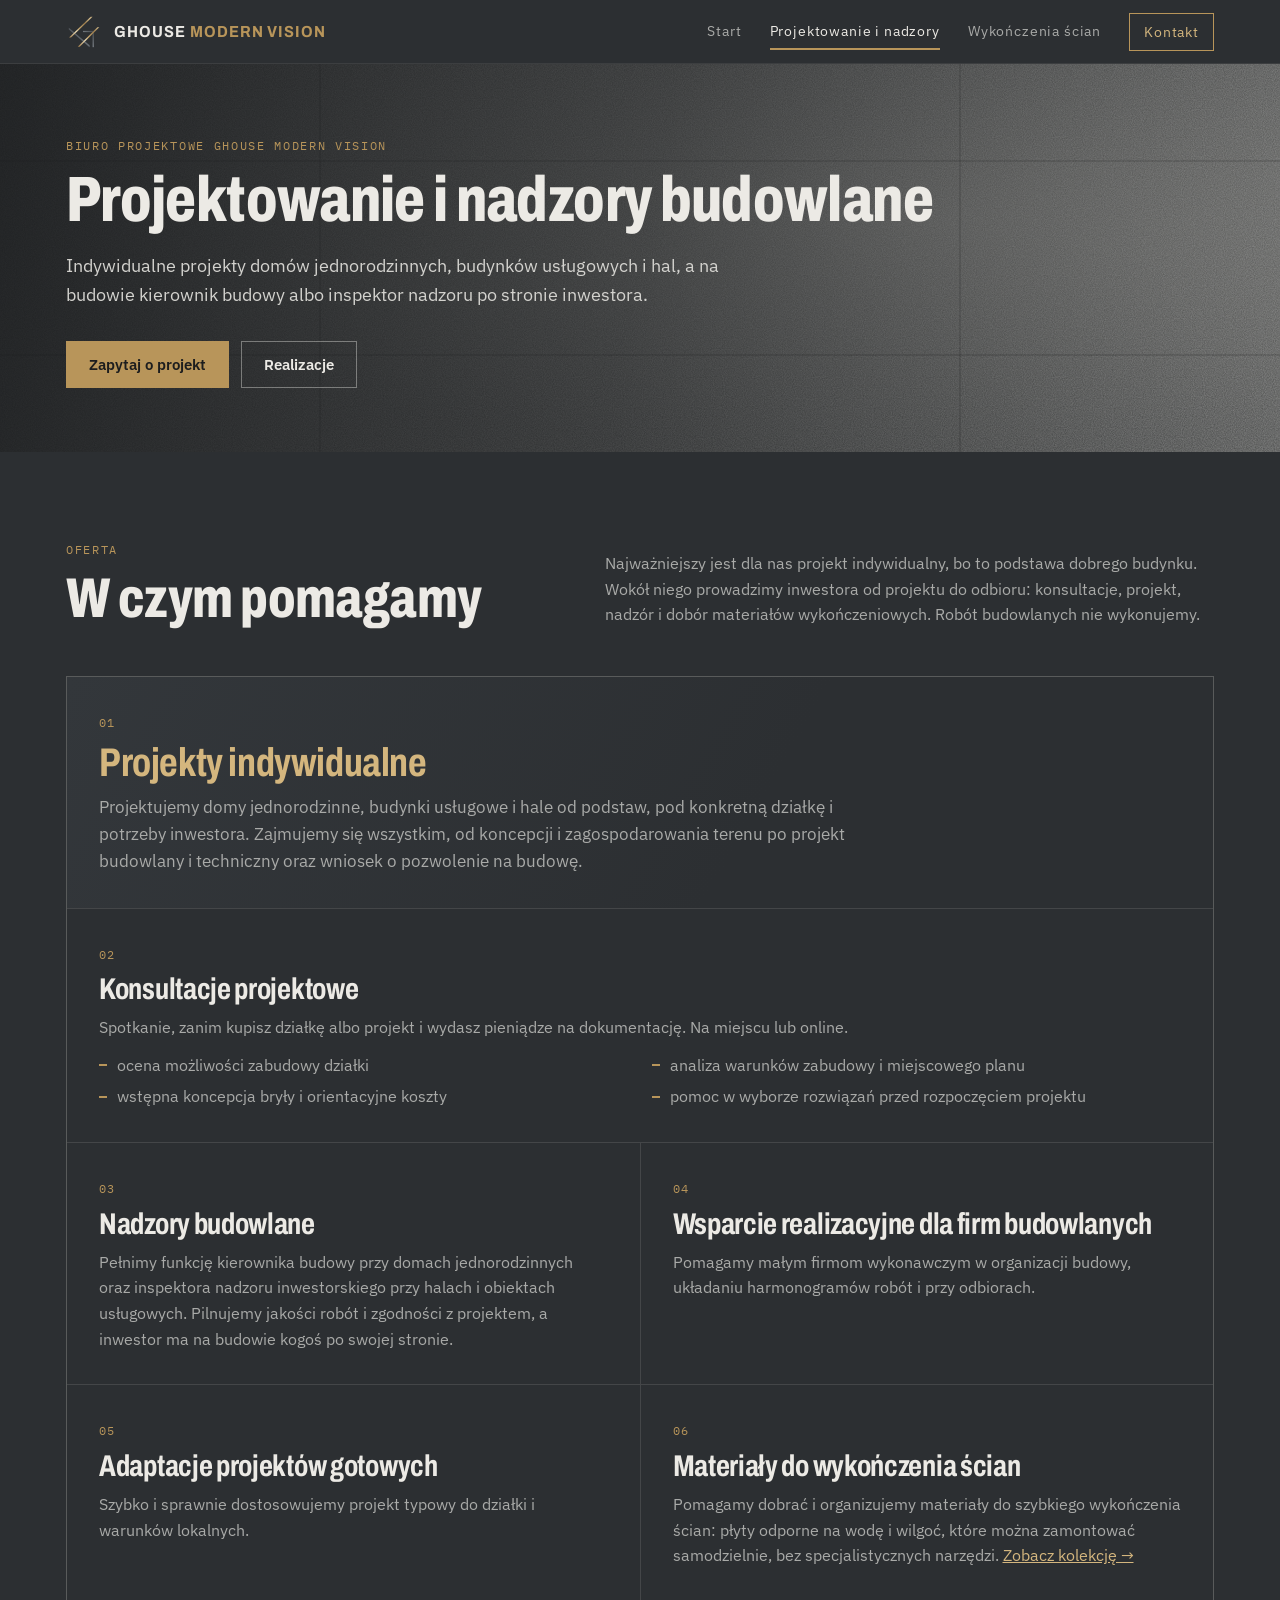
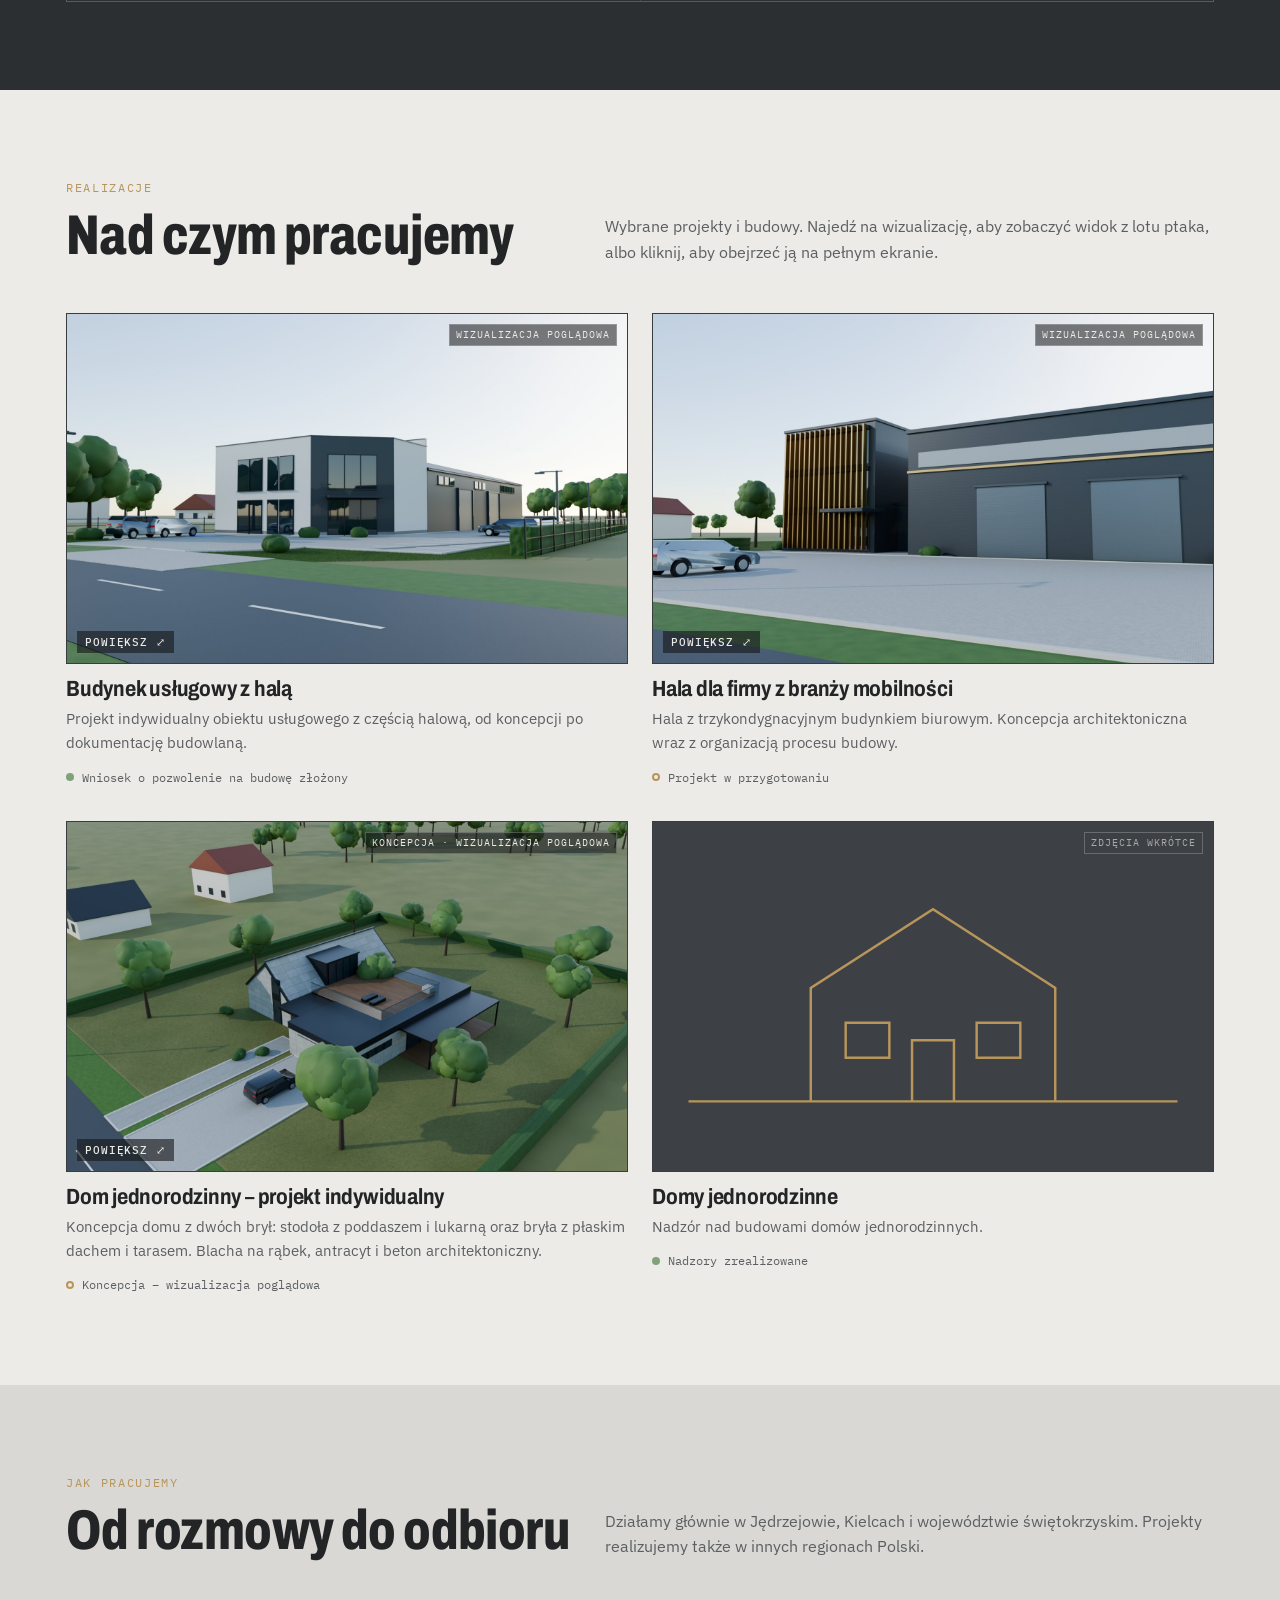
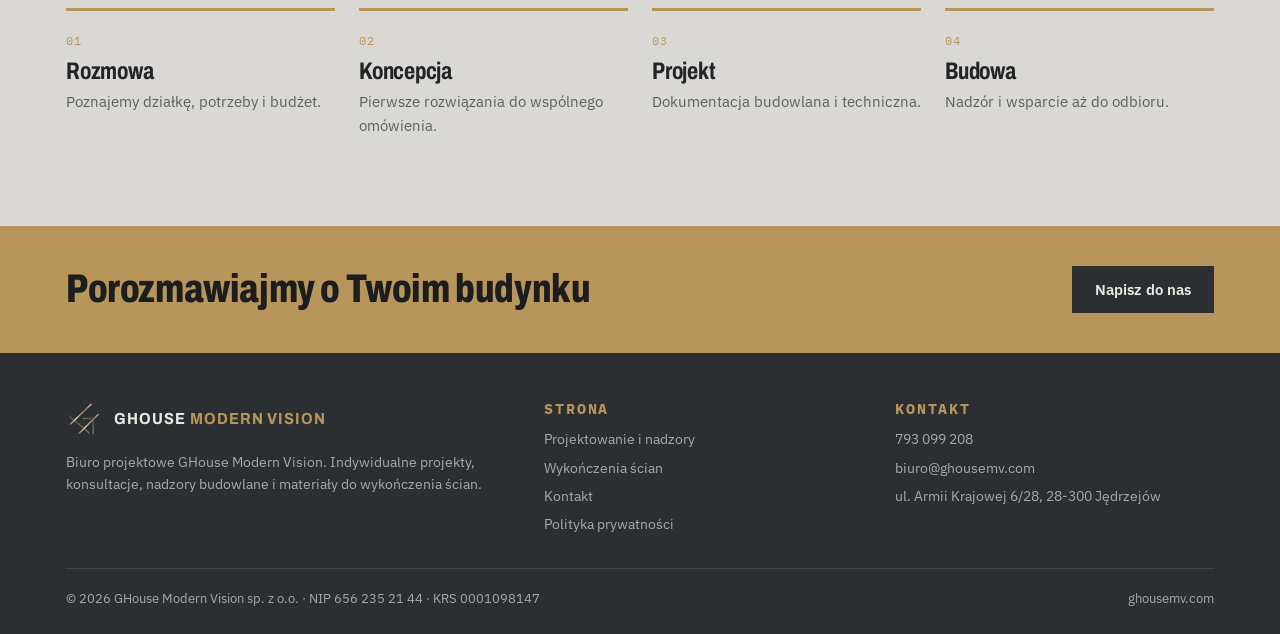
<file: projektowanie.html>
<!DOCTYPE html>
<html lang="pl">
<head>
<meta charset="UTF-8">
<meta name="viewport" content="width=device-width, initial-scale=1, viewport-fit=cover">
<title>Projekty indywidualne i nadzory budowlane – Jędrzejów, Kielce | GHouse Modern Vision</title>
<meta name="description" content="Projekty indywidualne domów, budynków usługowych i hal, kierownik budowy, inspektor nadzoru inwestorskiego, adaptacje projektów gotowych. Jędrzejów i świętokrzyskie.">

<link rel="canonical" href="https://ghousemv.com/projektowanie">
<meta property="og:type" content="website">
<meta property="og:locale" content="pl_PL">
<meta property="og:site_name" content="GHouse Modern Vision">
<meta property="og:title" content="Projekty indywidualne i nadzory budowlane – Jędrzejów, Kielce | GHouse Modern Vision">
<meta property="og:description" content="Projekty indywidualne domów, budynków usługowych i hal, kierownik budowy, inspektor nadzoru inwestorskiego, adaptacje projektów gotowych. Jędrzejów i świętokrzyskie.">
<meta property="og:url" content="https://ghousemv.com/projektowanie">
<meta property="og:image" content="https://ghousemv.com/img/og.jpg">
<meta name="theme-color" content="#2c2f32">
<link rel="icon" type="image/svg+xml" href="/logo.svg">
<link rel="preconnect" href="https://fonts.googleapis.com"><link rel="preconnect" href="https://fonts.gstatic.com" crossorigin>
<link rel="stylesheet" href="https://fonts.googleapis.com/css2?family=Archivo:wdth,wght@62..125,400..800&family=IBM+Plex+Sans:wght@400;500;600&family=IBM+Plex+Mono:wght@400;500&display=swap">
<link rel="stylesheet" href="/css/site.css">

</head>
<body>
<a class="skip" href="#tresc">Przejdź do treści</a>
<header class="top">
  <div class="wrap">
    <a class="marka" href="/" aria-label="GHouse Modern Vision – strona główna">
      <img src="/logo.svg" alt="" width="36" height="36">
      <b>GHOUSE <span>MODERN VISION</span></b>
    </a>
    <button class="burger" type="button" aria-label="Menu" aria-expanded="false" aria-controls="menu"><span></span></button>
    <nav class="menu" id="menu" aria-label="Menu główne"><a href="/">Start</a><a href="/projektowanie" aria-current="page">Projektowanie i nadzory</a><a href="/wykonczenia-scian">Wykończenia ścian</a><a class="btn-mini" href="/kontakt">Kontakt</a></nav>
  </div>
</header>
<main id="tresc">

<section class="page-hero">
  <div class="beton-tex" aria-hidden="true"></div>
  <div class="wrap">
    <div class="etykieta">Biuro projektowe GHouse Modern Vision</div>
    <h1>Projektowanie i nadzory budowlane</h1>
    <p class="lead">Indywidualne projekty domów jednorodzinnych, budynków usługowych i hal, a na budowie kierownik budowy albo inspektor nadzoru po stronie inwestora.</p>
    <div class="cta na-grafit"><a class="btn" href="/kontakt?temat=Projekt+indywidualny">Zapytaj o projekt</a><a class="btn duch" href="#realizacje">Realizacje</a></div>
  </div>
</section>

<section class="blok ciemny" id="oferta">
  <div class="wrap">
    <div class="naglowek-sekcji reveal">
      <div><div class="etykieta">Oferta</div><h2>W czym pomagamy</h2></div>
      <p>Najważniejszy jest dla nas projekt indywidualny, bo to podstawa dobrego budynku. Wokół niego prowadzimy inwestora od projektu do odbioru: konsultacje, projekt, nadzór i dobór materiałów wykończeniowych. Robót budowlanych nie wykonujemy.</p>
    </div>
    <div class="uslugi reveal">
      <article class="usluga glowna"><span class="nr">01</span><h3>Projekty indywidualne</h3><p>Projektujemy domy jednorodzinne, budynki usługowe i hale od podstaw, pod konkretną działkę i potrzeby inwestora. Zajmujemy się wszystkim, od koncepcji i zagospodarowania terenu po projekt budowlany i techniczny oraz wniosek o pozwolenie na budowę.</p></article>
      <article class="usluga szeroka"><span class="nr">02</span><h3>Konsultacje projektowe</h3><p>Spotkanie, zanim kupisz działkę albo projekt i wydasz pieniądze na dokumentację. Na miejscu lub online.</p><ul class="lista"><li>ocena możliwości zabudowy działki</li><li>analiza warunków zabudowy i miejscowego planu</li><li>wstępna koncepcja bryły i orientacyjne koszty</li><li>pomoc w wyborze rozwiązań przed rozpoczęciem projektu</li></ul></article>
      <article class="usluga"><span class="nr">03</span><h3>Nadzory budowlane</h3><p>Pełnimy funkcję kierownika budowy przy domach jednorodzinnych oraz inspektora nadzoru inwestorskiego przy halach i obiektach usługowych. Pilnujemy jakości robót i zgodności z projektem, a inwestor ma na budowie kogoś po swojej stronie.</p></article>
      <article class="usluga"><span class="nr">04</span><h3>Wsparcie realizacyjne dla firm budowlanych</h3><p>Pomagamy małym firmom wykonawczym w organizacji budowy, układaniu harmonogramów robót i przy odbiorach.</p></article>
      <article class="usluga"><span class="nr">05</span><h3>Adaptacje projektów gotowych</h3><p>Szybko i sprawnie dostosowujemy projekt typowy do działki i warunków lokalnych.</p></article>
      <article class="usluga"><span class="nr">06</span><h3>Materiały do wykończenia ścian</h3><p>Pomagamy dobrać i organizujemy materiały do szybkiego wykończenia ścian: płyty odporne na wodę i wilgoć, które można zamontować samodzielnie, bez specjalistycznych narzędzi. <a href="/wykonczenia-scian">Zobacz kolekcję →</a></p></article>
    </div>
  </div>
</section>

<section class="blok" id="realizacje">
  <div class="wrap">
    <div class="naglowek-sekcji reveal">
      <div><div class="etykieta">Realizacje</div><h2>Nad czym pracujemy</h2></div>
      <p>Wybrane projekty i budowy. Najedź na wizualizację, aby zobaczyć widok z lotu ptaka, albo kliknij, aby obejrzeć ją na pełnym ekranie.</p>
    </div>
    <div class="rlista">
      <article class="real reveal">
        <div class="wiz foto"><img src="/img/realizacje/emk_eye.jpg" alt="Budynek usługowy z halą magazynową – widok z poziomu ulicy" loading="lazy" width="1280" height="800"><img class="alt" src="/img/realizacje/emk_air.jpg" alt="Budynek usługowy z halą magazynową – widok z lotu ptaka" loading="lazy" width="1280" height="800"><span class="brak">WIZUALIZACJA POGLĄDOWA</span></div>
        <h3>Budynek usługowy z halą</h3>
        <p>Projekt indywidualny obiektu usługowego z częścią halową, od koncepcji po dokumentację budowlaną.</p>
        <span class="etap ok"><i></i>Wniosek o pozwolenie na budowę złożony</span>
      </article>
      <article class="real reveal">
        <div class="wiz foto"><img src="/img/realizacje/qm_se.jpg" alt="Hala z budynkiem biurowym – widok z poziomu ulicy" loading="lazy" width="1280" height="800"><img class="alt" src="/img/realizacje/qm_air.jpg" alt="Hala z budynkiem biurowym – widok z lotu ptaka" loading="lazy" width="1280" height="800"><span class="brak">WIZUALIZACJA POGLĄDOWA</span></div>
        <h3>Hala dla firmy z branży mobilności</h3>
        <p>Hala z trzykondygnacyjnym budynkiem biurowym. Koncepcja architektoniczna wraz z organizacją procesu budowy.</p>
        <span class="etap w-toku"><i></i>Projekt w przygotowaniu</span>
      </article>
      <article class="real reveal">
        <div class="wiz foto"><img src="/img/realizacje/dom_air.jpg" alt="Dom jednorodzinny – koncepcja, widok z lotu ptaka na taras i lukarnę" loading="lazy" width="1600" height="1000"><img class="alt" src="/img/realizacje/dom_ogrod.jpg" alt="Dom jednorodzinny – koncepcja, widok od strony ogrodu" loading="lazy" width="1600" height="1000"><span class="brak">KONCEPCJA · WIZUALIZACJA POGLĄDOWA</span></div>
        <h3>Dom jednorodzinny – projekt indywidualny</h3>
        <p>Koncepcja domu z dwóch brył: stodoła z poddaszem i lukarną oraz bryła z płaskim dachem i tarasem. Blacha na rąbek, antracyt i beton architektoniczny.</p>
        <span class="etap w-toku"><i></i>Koncepcja – wizualizacja poglądowa</span>
      </article>
      <article class="real reveal">
        <div class="wiz"><svg viewBox="0 0 320 200" aria-hidden="true"><g fill="none" stroke="#b8955a" stroke-width="1.4"><path d="M20 160h280"/><path d="M90 160V95l70-45 70 45v65"/><path d="M110 115h25v20h-25zM185 115h25v20h-25z"/><path d="M148 160v-35h24v35"/></g></svg><span class="brak">ZDJĘCIA WKRÓTCE</span></div>
        <h3>Domy jednorodzinne</h3>
        <p>Nadzór nad budowami domów jednorodzinnych.</p>
        <span class="etap ok"><i></i>Nadzory zrealizowane</span>
      </article>
    </div>
  </div>
</section>

<section class="blok beton">
  <div class="wrap">
    <div class="naglowek-sekcji reveal">
      <div><div class="etykieta">Jak pracujemy</div><h2>Od rozmowy do odbioru</h2></div>
      <p>Działamy głównie w Jędrzejowie, Kielcach i województwie świętokrzyskim. Projekty realizujemy także w innych regionach Polski.</p>
    </div>
    <div class="kroki reveal">
      <div class="krok"><h3>Rozmowa</h3><p>Poznajemy działkę, potrzeby i budżet.</p></div>
      <div class="krok"><h3>Koncepcja</h3><p>Pierwsze rozwiązania do wspólnego omówienia.</p></div>
      <div class="krok"><h3>Projekt</h3><p>Dokumentacja budowlana i techniczna.</p></div>
      <div class="krok"><h3>Budowa</h3><p>Nadzór i wsparcie aż do odbioru.</p></div>
    </div>
  </div>
</section>
<section class="pasek-cta"><div class="wrap"><h2>Porozmawiajmy o Twoim budynku</h2><a class="btn" href="/kontakt?temat=Projekt+indywidualny">Napisz do nas</a></div></section>
</main>
<footer class="stopka">
  <div class="wrap">
    <div>
      <a class="marka" href="/" style="color:var(--na-grafit)"><img src="/logo.svg" alt="" width="36" height="36"><b>GHOUSE <span>MODERN VISION</span></b></a>
      <p style="margin-top:14px;max-width:30em">Biuro projektowe GHouse Modern Vision. Indywidualne projekty, konsultacje, nadzory budowlane i materiały do wykończenia ścian.</p>
    </div>
    <div>
      <h3>Strona</h3>
      <ul><li><a href="/projektowanie">Projektowanie i nadzory</a></li><li><a href="/wykonczenia-scian">Wykończenia ścian</a></li><li><a href="/kontakt">Kontakt</a></li><li><a href="/polityka-prywatnosci">Polityka prywatności</a></li></ul>
    </div>
    <div>
      <h3>Kontakt</h3>
      <ul><li><a href="tel:+48793099208">793 099 208</a></li><li><a href="mailto:biuro@ghousemv.com">biuro@ghousemv.com</a></li><li>ul. Armii Krajowej 6/28, 28-300 Jędrzejów</li></ul>
    </div>
    <div class="dol"><span>© 2026 GHouse Modern Vision sp. z o.o. · NIP 656 235 21 44 · KRS 0001098147</span><span>ghousemv.com</span></div>
  </div>
</footer>
<script src="/js/site.js" defer></script>
</body>
</html>
</file>
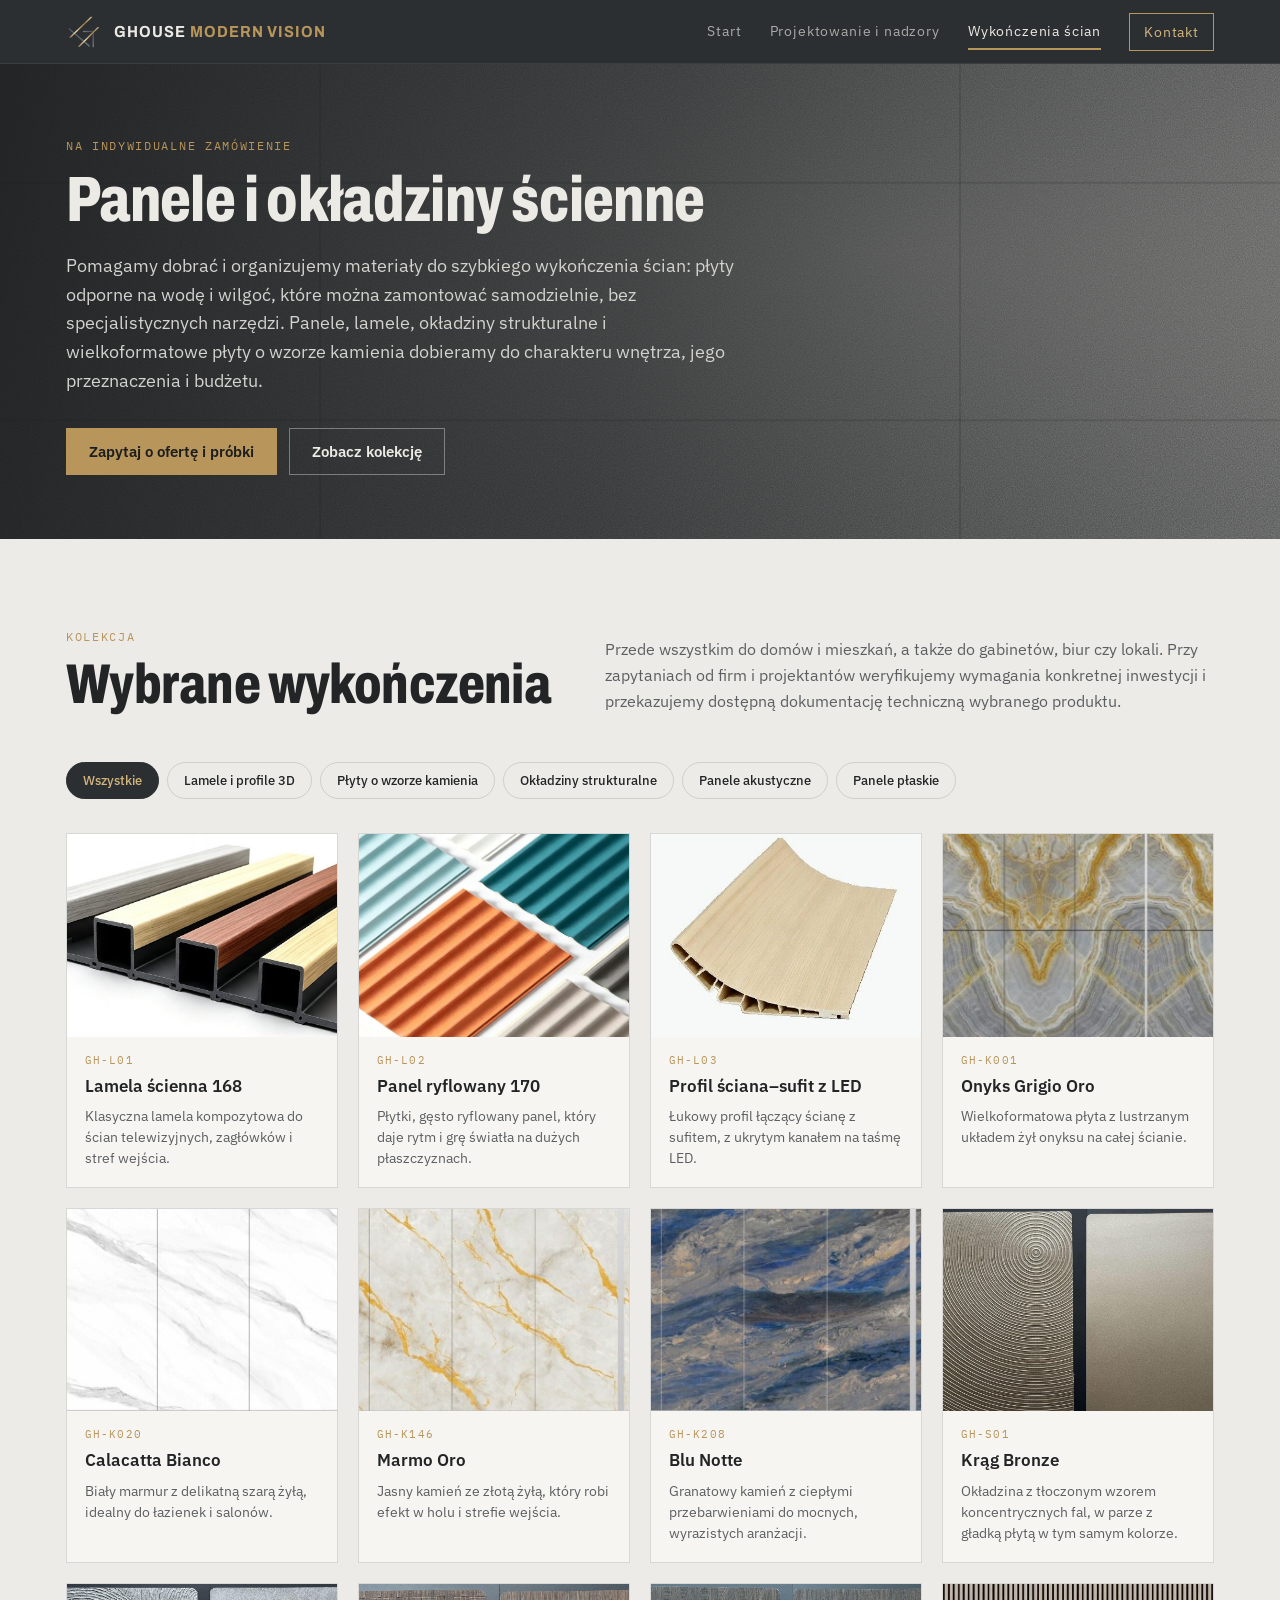
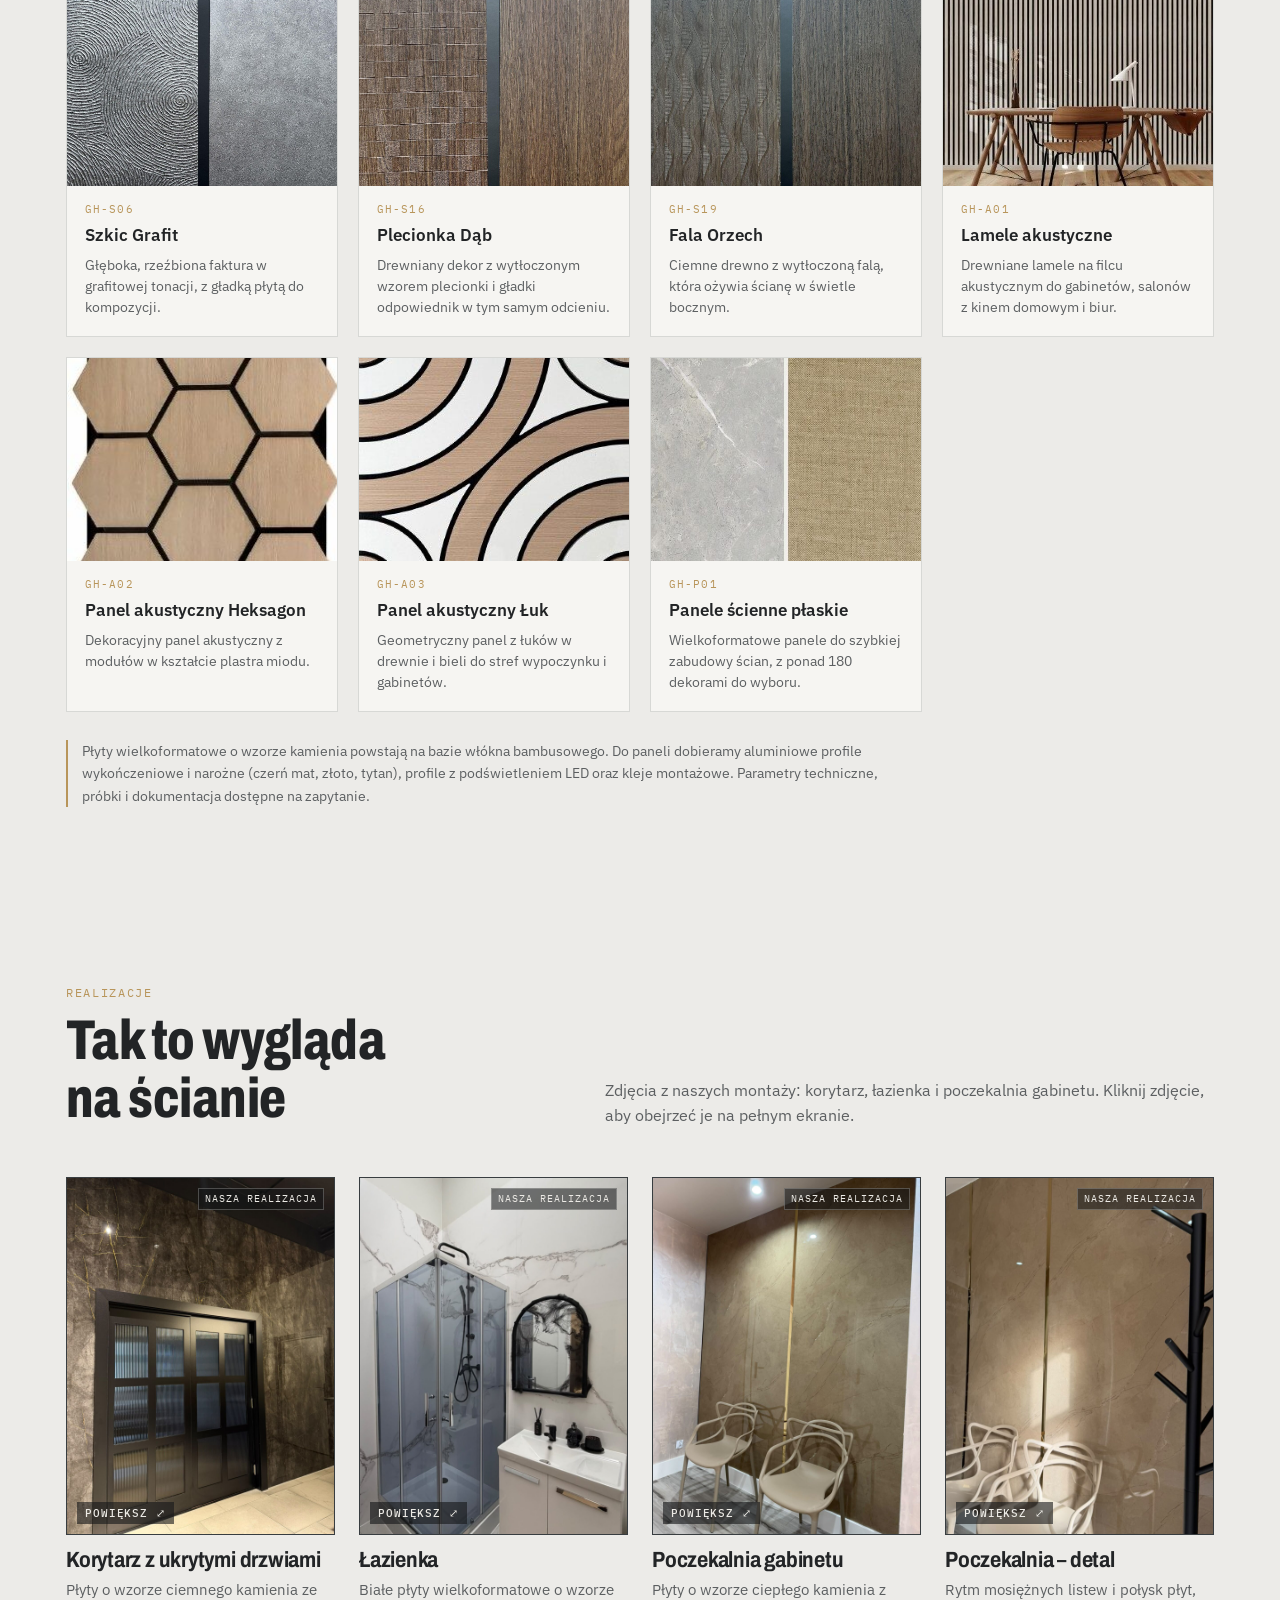
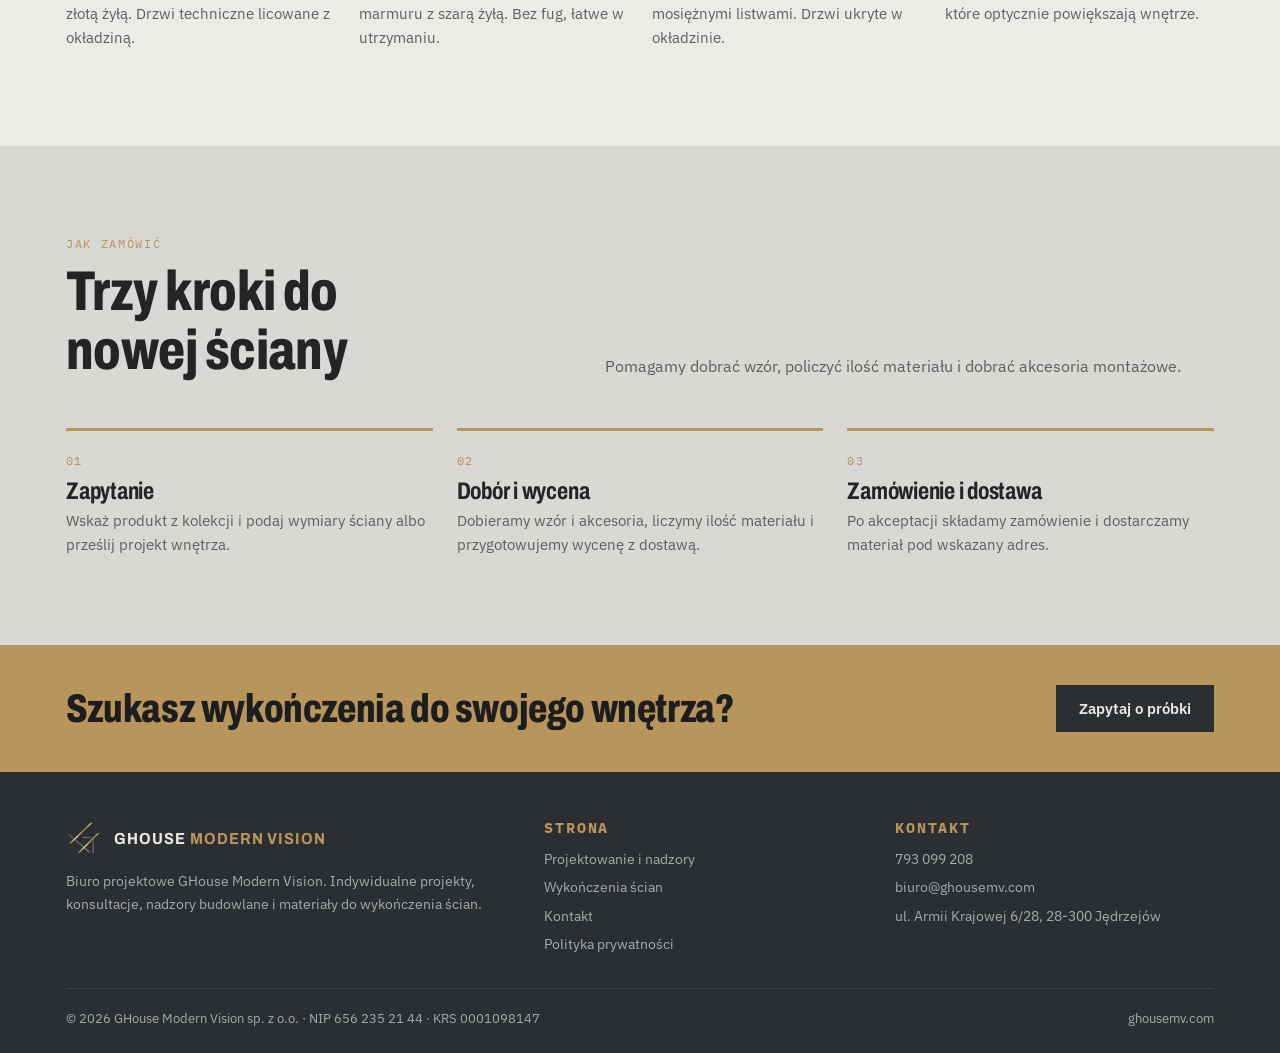
<file: wykonczenia-scian.html>
<!DOCTYPE html>
<html lang="pl">
<head>
<meta charset="UTF-8">
<meta name="viewport" content="width=device-width, initial-scale=1, viewport-fit=cover">
<title>Panele ścienne, lamele i okładziny na zamówienie | GHouse Modern Vision</title>
<meta name="description" content="Lamele, panele akustyczne, okładziny strukturalne 3D i wielkoformatowe płyty o wzorze kamienia na zamówienie. Dobór, wycena i dostawa. Jędrzejów, cała Polska.">

<link rel="canonical" href="https://ghousemv.com/wykonczenia-scian">
<meta property="og:type" content="website">
<meta property="og:locale" content="pl_PL">
<meta property="og:site_name" content="GHouse Modern Vision">
<meta property="og:title" content="Panele ścienne, lamele i okładziny na zamówienie | GHouse Modern Vision">
<meta property="og:description" content="Lamele, panele akustyczne, okładziny strukturalne 3D i wielkoformatowe płyty o wzorze kamienia na zamówienie. Dobór, wycena i dostawa. Jędrzejów, cała Polska.">
<meta property="og:url" content="https://ghousemv.com/wykonczenia-scian">
<meta property="og:image" content="https://ghousemv.com/img/og.jpg">
<meta name="theme-color" content="#2c2f32">
<link rel="icon" type="image/svg+xml" href="/logo.svg">
<link rel="preconnect" href="https://fonts.googleapis.com"><link rel="preconnect" href="https://fonts.gstatic.com" crossorigin>
<link rel="stylesheet" href="https://fonts.googleapis.com/css2?family=Archivo:wdth,wght@62..125,400..800&family=IBM+Plex+Sans:wght@400;500;600&family=IBM+Plex+Mono:wght@400;500&display=swap">
<link rel="stylesheet" href="/css/site.css">

</head>
<body>
<a class="skip" href="#tresc">Przejdź do treści</a>
<header class="top">
  <div class="wrap">
    <a class="marka" href="/" aria-label="GHouse Modern Vision – strona główna">
      <img src="/logo.svg" alt="" width="36" height="36">
      <b>GHOUSE <span>MODERN VISION</span></b>
    </a>
    <button class="burger" type="button" aria-label="Menu" aria-expanded="false" aria-controls="menu"><span></span></button>
    <nav class="menu" id="menu" aria-label="Menu główne"><a href="/">Start</a><a href="/projektowanie">Projektowanie i nadzory</a><a href="/wykonczenia-scian" aria-current="page">Wykończenia ścian</a><a class="btn-mini" href="/kontakt">Kontakt</a></nav>
  </div>
</header>
<main id="tresc">

<section class="page-hero">
  <div class="beton-tex" aria-hidden="true"></div>
  <div class="wrap">
    <div class="etykieta">Na indywidualne zamówienie</div>
    <h1>Panele i okładziny ścienne</h1>
    <p class="lead">Pomagamy dobrać i organizujemy materiały do szybkiego wykończenia ścian: płyty odporne na wodę i wilgoć, które można zamontować samodzielnie, bez specjalistycznych narzędzi. Panele, lamele, okładziny strukturalne i wielkoformatowe płyty o wzorze kamienia dobieramy do charakteru wnętrza, jego przeznaczenia i budżetu.</p>
    <div class="cta na-grafit"><a class="btn" href="/kontakt?temat=Wyko%C5%84czenia+%C5%9Bcian">Zapytaj o ofertę i próbki</a><a class="btn duch" href="#kolekcja">Zobacz kolekcję</a></div>
  </div>
</section>

<section class="blok" id="kolekcja">
  <div class="wrap">
    <div class="naglowek-sekcji reveal">
      <div><div class="etykieta">Kolekcja</div><h2>Wybrane wykończenia</h2></div>
      <p>Przede wszystkim do domów i mieszkań, a także do gabinetów, biur czy lokali. Przy zapytaniach od firm i projektantów weryfikujemy wymagania konkretnej inwestycji i przekazujemy dostępną dokumentację techniczną wybranego produktu.</p>
    </div>
    <div class="tabs" role="group" aria-label="Kategorie"><button class="tab" type="button" data-cat="all" aria-pressed="true">Wszystkie</button><button class="tab" type="button" data-cat="lamele" aria-pressed="false">Lamele i profile 3D</button><button class="tab" type="button" data-cat="kamien" aria-pressed="false">Płyty o wzorze kamienia</button><button class="tab" type="button" data-cat="struktura" aria-pressed="false">Okładziny strukturalne</button><button class="tab" type="button" data-cat="akustyka" aria-pressed="false">Panele akustyczne</button><button class="tab" type="button" data-cat="plaskie" aria-pressed="false">Panele płaskie</button></div>
    <div class="galeria">
<button class="karta" type="button" data-cat="lamele" data-code="GH-L01" data-name="Lamela ścienna 168" data-desc="Klasyczna lamela kompozytowa do ścian telewizyjnych, zagłówków i stref wejścia." data-specs="Wymiary: 24 × 168 mm|Długość: 2900 mm|Okleiny: drewno, kamień, kolory gładkie"><div class="img"><img src="/img/kolekcja/GH-L01.jpg" alt="Lamela ścienna 168 – panel ścienny" loading="lazy" width="400" height="300"></div><div class="body"><span class="kod">GH-L01</span><span class="nazwa">Lamela ścienna 168</span><span class="opis">Klasyczna lamela kompozytowa do ścian telewizyjnych, zagłówków i stref wejścia.</span></div></button>
<button class="karta" type="button" data-cat="lamele" data-code="GH-L02" data-name="Panel ryflowany 170" data-desc="Płytki, gęsto ryflowany panel, który daje rytm i grę światła na dużych płaszczyznach." data-specs="Wymiary: 15 × 170 mm|Długość: 2900 mm|Wersje kolorystyczne, kamienne i drewniane"><div class="img"><img src="/img/kolekcja/GH-L02.jpg" alt="Panel ryflowany 170 – panel ścienny" loading="lazy" width="400" height="300"></div><div class="body"><span class="kod">GH-L02</span><span class="nazwa">Panel ryflowany 170</span><span class="opis">Płytki, gęsto ryflowany panel, który daje rytm i grę światła na dużych płaszczyznach.</span></div></button>
<button class="karta" type="button" data-cat="lamele" data-code="GH-L03" data-name="Profil ściana–sufit z LED" data-desc="Łukowy profil łączący ścianę z sufitem, z ukrytym kanałem na taśmę LED." data-specs="Wymiary: 60 × 147,3 mm|Długość: 2900 mm|Kanał na podświetlenie LED"><div class="img"><img src="/img/kolekcja/GH-L03.jpg" alt="Profil ściana–sufit z LED – panel ścienny" loading="lazy" width="400" height="300"></div><div class="body"><span class="kod">GH-L03</span><span class="nazwa">Profil ściana–sufit z LED</span><span class="opis">Łukowy profil łączący ścianę z sufitem, z ukrytym kanałem na taśmę LED.</span></div></button>
<button class="karta" type="button" data-cat="kamien" data-code="GH-K001" data-name="Onyks Grigio Oro" data-desc="Wielkoformatowa płyta z lustrzanym układem żył onyksu na całej ścianie." data-specs="Format: 1200 × 2800 mm|Wykończenie: mat lub połysk|Wzór ciągły na łączeniach"><div class="img"><img src="/img/kolekcja/GH-K01.jpg" alt="Onyks Grigio Oro – panel ścienny" loading="lazy" width="400" height="300"></div><div class="body"><span class="kod">GH-K001</span><span class="nazwa">Onyks Grigio Oro</span><span class="opis">Wielkoformatowa płyta z lustrzanym układem żył onyksu na całej ścianie.</span></div></button>
<button class="karta" type="button" data-cat="kamien" data-code="GH-K020" data-name="Calacatta Bianco" data-desc="Biały marmur z delikatną szarą żyłą, idealny do łazienek i salonów." data-specs="Format: 1200 × 2800 mm|Wykończenie: mat lub połysk|Wzór ciągły na łączeniach"><div class="img"><img src="/img/kolekcja/GH-K02.jpg" alt="Calacatta Bianco – panel ścienny" loading="lazy" width="400" height="300"></div><div class="body"><span class="kod">GH-K020</span><span class="nazwa">Calacatta Bianco</span><span class="opis">Biały marmur z delikatną szarą żyłą, idealny do łazienek i salonów.</span></div></button>
<button class="karta" type="button" data-cat="kamien" data-code="GH-K146" data-name="Marmo Oro" data-desc="Jasny kamień ze złotą żyłą, który robi efekt w holu i strefie wejścia." data-specs="Format: 1200 × 2800 mm|Wykończenie: mat lub połysk|Wzór ciągły na łączeniach"><div class="img"><img src="/img/kolekcja/GH-K03.jpg" alt="Marmo Oro – panel ścienny" loading="lazy" width="400" height="300"></div><div class="body"><span class="kod">GH-K146</span><span class="nazwa">Marmo Oro</span><span class="opis">Jasny kamień ze złotą żyłą, który robi efekt w holu i strefie wejścia.</span></div></button>
<button class="karta" type="button" data-cat="kamien" data-code="GH-K208" data-name="Blu Notte" data-desc="Granatowy kamień z ciepłymi przebarwieniami do mocnych, wyrazistych aranżacji." data-specs="Format: 1200 × 2800 mm|Wykończenie: mat lub połysk|Wzór ciągły na łączeniach"><div class="img"><img src="/img/kolekcja/GH-K04.jpg" alt="Blu Notte – panel ścienny" loading="lazy" width="400" height="300"></div><div class="body"><span class="kod">GH-K208</span><span class="nazwa">Blu Notte</span><span class="opis">Granatowy kamień z ciepłymi przebarwieniami do mocnych, wyrazistych aranżacji.</span></div></button>
<button class="karta" type="button" data-cat="struktura" data-code="GH-S01" data-name="Krąg Bronze" data-desc="Okładzina z tłoczonym wzorem koncentrycznych fal, w parze z gładką płytą w tym samym kolorze." data-specs="Komplet: wersja tłoczona 3D + gładka|Kolorystyka: brąz, szampan, grafit|Format na zapytanie"><div class="img"><img src="/img/kolekcja/GH-S01.jpg" alt="Krąg Bronze – panel ścienny" loading="lazy" width="400" height="300"></div><div class="body"><span class="kod">GH-S01</span><span class="nazwa">Krąg Bronze</span><span class="opis">Okładzina z tłoczonym wzorem koncentrycznych fal, w parze z gładką płytą w tym samym kolorze.</span></div></button>
<button class="karta" type="button" data-cat="struktura" data-code="GH-S06" data-name="Szkic Grafit" data-desc="Głęboka, rzeźbiona faktura w grafitowej tonacji, z gładką płytą do kompozycji." data-specs="Komplet: wersja tłoczona 3D + gładka|Kolorystyka: grafit, szarości, beże|Format na zapytanie"><div class="img"><img src="/img/kolekcja/GH-S02.jpg" alt="Szkic Grafit – panel ścienny" loading="lazy" width="400" height="300"></div><div class="body"><span class="kod">GH-S06</span><span class="nazwa">Szkic Grafit</span><span class="opis">Głęboka, rzeźbiona faktura w grafitowej tonacji, z gładką płytą do kompozycji.</span></div></button>
<button class="karta" type="button" data-cat="struktura" data-code="GH-S16" data-name="Plecionka Dąb" data-desc="Drewniany dekor z wytłoczonym wzorem plecionki i gładki odpowiednik w tym samym odcieniu." data-specs="Komplet: wersja tłoczona 3D + gładka|Odcienie dębu od jasnego po ciemny|Format na zapytanie"><div class="img"><img src="/img/kolekcja/GH-S03.jpg" alt="Plecionka Dąb – panel ścienny" loading="lazy" width="400" height="300"></div><div class="body"><span class="kod">GH-S16</span><span class="nazwa">Plecionka Dąb</span><span class="opis">Drewniany dekor z wytłoczonym wzorem plecionki i gładki odpowiednik w tym samym odcieniu.</span></div></button>
<button class="karta" type="button" data-cat="struktura" data-code="GH-S19" data-name="Fala Orzech" data-desc="Ciemne drewno z wytłoczoną falą, która ożywia ścianę w świetle bocznym." data-specs="Komplet: wersja tłoczona 3D + gładka|Odcienie od orzecha po szary dąb|Format na zapytanie"><div class="img"><img src="/img/kolekcja/GH-S04.jpg" alt="Fala Orzech – panel ścienny" loading="lazy" width="400" height="300"></div><div class="body"><span class="kod">GH-S19</span><span class="nazwa">Fala Orzech</span><span class="opis">Ciemne drewno z wytłoczoną falą, która ożywia ścianę w świetle bocznym.</span></div></button>
<button class="karta" type="button" data-cat="akustyka" data-code="GH-A01" data-name="Lamele akustyczne" data-desc="Drewniane lamele na filcu akustycznym do gabinetów, salonów z kinem domowym i biur." data-specs="Podłoże: HDF lub MDF na filcu PET|Ogranicza pogłos w pomieszczeniu|Szybki montaż"><div class="img"><img src="/img/kolekcja/GH-A01.jpg" alt="Lamele akustyczne – panel ścienny" loading="lazy" width="400" height="300"></div><div class="body"><span class="kod">GH-A01</span><span class="nazwa">Lamele akustyczne</span><span class="opis">Drewniane lamele na filcu akustycznym do gabinetów, salonów z kinem domowym i biur.</span></div></button>
<button class="karta" type="button" data-cat="akustyka" data-code="GH-A02" data-name="Panel akustyczny Heksagon" data-desc="Dekoracyjny panel akustyczny z modułów w kształcie plastra miodu." data-specs="Wymiary: 660 × 810 × 17 mm|Podłoże na filcu PET|Inne wzory geometryczne na zapytanie"><div class="img"><img src="/img/kolekcja/GH-A02.jpg" alt="Panel akustyczny Heksagon – panel ścienny" loading="lazy" width="400" height="300"></div><div class="body"><span class="kod">GH-A02</span><span class="nazwa">Panel akustyczny Heksagon</span><span class="opis">Dekoracyjny panel akustyczny z modułów w kształcie plastra miodu.</span></div></button>
<button class="karta" type="button" data-cat="akustyka" data-code="GH-A03" data-name="Panel akustyczny Łuk" data-desc="Geometryczny panel z łuków w drewnie i bieli do stref wypoczynku i gabinetów." data-specs="Wymiary: 600 × 600 × 17 mm|Podłoże na filcu PET|Możliwe łączenie w większe kompozycje"><div class="img"><img src="/img/kolekcja/GH-A03.jpg" alt="Panel akustyczny Łuk – panel ścienny" loading="lazy" width="400" height="300"></div><div class="body"><span class="kod">GH-A03</span><span class="nazwa">Panel akustyczny Łuk</span><span class="opis">Geometryczny panel z łuków w drewnie i bieli do stref wypoczynku i gabinetów.</span></div></button>
<button class="karta" type="button" data-cat="plaskie" data-code="GH-P01" data-name="Panele ścienne płaskie" data-desc="Wielkoformatowe panele do szybkiej zabudowy ścian, z ponad 180 dekorami do wyboru." data-specs="Szerokość: 600 lub 1220 mm, długość 2900 mm|Grubość: 5, 8 lub 9 mm|Dekory: drewno, kamień, tkanina, metal, kolory"><div class="img"><img src="/img/kolekcja/GH-P01.jpg" alt="Panele ścienne płaskie – panel ścienny" loading="lazy" width="400" height="300"></div><div class="body"><span class="kod">GH-P01</span><span class="nazwa">Panele ścienne płaskie</span><span class="opis">Wielkoformatowe panele do szybkiej zabudowy ścian, z ponad 180 dekorami do wyboru.</span></div></button>
    </div>
    <p class="notka">Płyty wielkoformatowe o wzorze kamienia powstają na bazie włókna bambusowego. Do paneli dobieramy aluminiowe profile wykończeniowe i narożne (czerń mat, złoto, tytan), profile z podświetleniem LED oraz kleje montażowe. Parametry techniczne, próbki i dokumentacja dostępne na zapytanie.</p>
  </div>
</section>

<section class="blok" id="realizacje-paneli">
  <div class="wrap">
    <div class="naglowek-sekcji reveal">
      <div><div class="etykieta">Realizacje</div><h2>Tak to wygląda na ścianie</h2></div>
      <p>Zdjęcia z naszych montaży: korytarz, łazienka i poczekalnia gabinetu. Kliknij zdjęcie, aby obejrzeć je na pełnym ekranie.</p>
    </div>
    <div class="rlista fotki">
      <article class="real reveal">
        <div class="wiz foto fotka"><img src="/img/realizacje/panel_korytarz.jpg" alt="Korytarz z ukrytymi drzwiami – płyty dekoracyjne na ścianie" loading="lazy" width="1200" height="1600"><span class="brak">NASZA REALIZACJA</span></div>
        <h3>Korytarz z ukrytymi drzwiami</h3>
        <p>Płyty o wzorze ciemnego kamienia ze złotą żyłą. Drzwi techniczne licowane z okładziną.</p>
      </article>
      <article class="real reveal">
        <div class="wiz foto fotka"><img src="/img/realizacje/panel_lazienka.jpg" alt="Łazienka – płyty dekoracyjne na ścianie" loading="lazy" width="1200" height="1600"><span class="brak">NASZA REALIZACJA</span></div>
        <h3>Łazienka</h3>
        <p>Białe płyty wielkoformatowe o wzorze marmuru z szarą żyłą. Bez fug, łatwe w utrzymaniu.</p>
      </article>
      <article class="real reveal">
        <div class="wiz foto fotka"><img src="/img/realizacje/panel_poczekalnia.jpg" alt="Poczekalnia gabinetu – płyty dekoracyjne na ścianie" loading="lazy" width="1200" height="1600"><span class="brak">NASZA REALIZACJA</span></div>
        <h3>Poczekalnia gabinetu</h3>
        <p>Płyty o wzorze ciepłego kamienia z mosiężnymi listwami. Drzwi ukryte w okładzinie.</p>
      </article>
      <article class="real reveal">
        <div class="wiz foto fotka"><img src="/img/realizacje/panel_poczekalnia2.jpg" alt="Poczekalnia – detal – płyty dekoracyjne na ścianie" loading="lazy" width="1200" height="1600"><span class="brak">NASZA REALIZACJA</span></div>
        <h3>Poczekalnia – detal</h3>
        <p>Rytm mosiężnych listew i połysk płyt, które optycznie powiększają wnętrze.</p>
      </article>
    </div>
  </div>
</section>

<section class="blok beton">
  <div class="wrap">
    <div class="naglowek-sekcji reveal">
      <div><div class="etykieta">Jak zamówić</div><h2>Trzy kroki do nowej ściany</h2></div>
      <p>Pomagamy dobrać wzór, policzyć ilość materiału i dobrać akcesoria montażowe.</p>
    </div>
    <div class="kroki trzy reveal">
      <div class="krok"><h3>Zapytanie</h3><p>Wskaż produkt z kolekcji i podaj wymiary ściany albo prześlij projekt wnętrza.</p></div>
      <div class="krok"><h3>Dobór i wycena</h3><p>Dobieramy wzór i akcesoria, liczymy ilość materiału i przygotowujemy wycenę z dostawą.</p></div>
      <div class="krok"><h3>Zamówienie i dostawa</h3><p>Po akceptacji składamy zamówienie i dostarczamy materiał pod wskazany adres.</p></div>
    </div>
  </div>
</section>

<div id="lb" role="dialog" aria-modal="true" aria-label="Szczegóły produktu">
  <div class="box">
    <button class="x" type="button" aria-label="Zamknij">×</button>
    <img alt="">
    <div class="info"><span class="kod"></span><strong></strong><p></p><ul></ul><a class="btn" href="/kontakt">Zapytaj o ten produkt</a></div>
  </div>
</div>
<section class="pasek-cta"><div class="wrap"><h2>Szukasz wykończenia do swojego wnętrza?</h2><a class="btn" href="/kontakt?temat=Wyko%C5%84czenia+%C5%9Bcian">Zapytaj o próbki</a></div></section>
</main>
<footer class="stopka">
  <div class="wrap">
    <div>
      <a class="marka" href="/" style="color:var(--na-grafit)"><img src="/logo.svg" alt="" width="36" height="36"><b>GHOUSE <span>MODERN VISION</span></b></a>
      <p style="margin-top:14px;max-width:30em">Biuro projektowe GHouse Modern Vision. Indywidualne projekty, konsultacje, nadzory budowlane i materiały do wykończenia ścian.</p>
    </div>
    <div>
      <h3>Strona</h3>
      <ul><li><a href="/projektowanie">Projektowanie i nadzory</a></li><li><a href="/wykonczenia-scian">Wykończenia ścian</a></li><li><a href="/kontakt">Kontakt</a></li><li><a href="/polityka-prywatnosci">Polityka prywatności</a></li></ul>
    </div>
    <div>
      <h3>Kontakt</h3>
      <ul><li><a href="tel:+48793099208">793 099 208</a></li><li><a href="mailto:biuro@ghousemv.com">biuro@ghousemv.com</a></li><li>ul. Armii Krajowej 6/28, 28-300 Jędrzejów</li></ul>
    </div>
    <div class="dol"><span>© 2026 GHouse Modern Vision sp. z o.o. · NIP 656 235 21 44 · KRS 0001098147</span><span>ghousemv.com</span></div>
  </div>
</footer>
<script src="/js/site.js" defer></script>
</body>
</html>
</file>
<file: css/site.css>
/* GHouse Modern Vision — wspólne style. Beton, grafit, mosiądz; moduł 8 px. */
:root{
  --beton:#d9d8d4; --sciana:#ecebe8; --tekst:#222426; --tekst-2:#5c5f61;
  --grafit:#2c2f32; --grafit-2:#3d4145; --mosiadz:#b8955a; --mosiadz-jasny:#d4b67e; --linia:rgba(34,36,38,.14);
  --na-grafit:#eceae5; --na-grafit-2:#a9aaa8; --karta:#f6f5f2;
  --f-disp:"Archivo","Arial Narrow",Arial,sans-serif;
  --f-body:"IBM Plex Sans","Segoe UI",Arial,sans-serif;
  --f-mono:"IBM Plex Mono",Consolas,monospace;
  --hdr:64px;
}
@media (prefers-color-scheme: dark){:root:not([data-theme="light"]){
  --beton:#3a3c3e; --sciana:#26282a; --tekst:#e9e7e2; --tekst-2:#a6a7a5;
  --grafit:#17191b; --grafit-2:#202326; --mosiadz:#c9a76c; --mosiadz-jasny:#dcc08c; --linia:rgba(233,231,226,.14);
  --karta:#2d2f31; color-scheme:dark}}
:root[data-theme="dark"]{
  --beton:#3a3c3e; --sciana:#26282a; --tekst:#e9e7e2; --tekst-2:#a6a7a5;
  --grafit:#17191b; --grafit-2:#202326; --mosiadz:#c9a76c; --mosiadz-jasny:#dcc08c; --linia:rgba(233,231,226,.14);
  --karta:#2d2f31; color-scheme:dark}

*{box-sizing:border-box}
html{scroll-padding-top:calc(var(--hdr) + 8px)}
body{margin:0;background:var(--sciana);color:var(--tekst);font-family:var(--f-body);font-size:16px;line-height:1.6;overflow-x:hidden}
img{max-width:100%;display:block}
[hidden]{display:none!important}
.wrap{max-width:1180px;margin:0 auto;padding-left:max(16px,env(safe-area-inset-left,0px));padding-right:max(16px,env(safe-area-inset-right,0px))}
h1,h2,h3,h4{font-family:var(--f-disp);font-stretch:75%;text-wrap:balance;margin:0;line-height:1.04;letter-spacing:-.01em}
p{margin:0}
a{color:inherit}
:focus-visible{outline:2px solid var(--mosiadz);outline-offset:3px}
.etykieta{font-family:var(--f-mono);font-size:12px;letter-spacing:.14em;text-transform:uppercase;color:var(--mosiadz)}
.skip{position:absolute;left:-9999px;top:8px;z-index:100;background:var(--mosiadz);color:#1c1d1e;padding:8px 14px}
.skip:focus{left:16px}

/* ===== nagłówek ===== */
header.top{position:sticky;top:0;z-index:50;height:var(--hdr);background:var(--grafit);color:var(--na-grafit);box-shadow:inset 0 -1px 0 rgba(236,234,229,.08)}
header.top .wrap{display:flex;align-items:center;justify-content:space-between;gap:16px;height:var(--hdr)}
.marka{display:flex;align-items:center;gap:12px;text-decoration:none;min-width:0}
.marka img{width:36px;height:36px}
.marka b{font-family:var(--f-disp);font-stretch:90%;font-weight:700;font-size:16px;letter-spacing:.06em;white-space:nowrap}
.marka b span{color:var(--mosiadz)}
nav.menu{display:flex;align-items:center;gap:28px}
nav.menu a{text-decoration:none;font-size:14px;letter-spacing:.06em;color:var(--na-grafit-2);padding:6px 0;border-bottom:2px solid transparent}
nav.menu a:hover{color:var(--mosiadz-jasny)}
nav.menu a[aria-current="page"]{color:var(--na-grafit);border-bottom-color:var(--mosiadz)}
nav.menu a.btn-mini{border:1px solid var(--mosiadz);color:var(--mosiadz-jasny);padding:7px 14px}
nav.menu a.btn-mini:hover{background:var(--mosiadz);color:#1c1d1e}
.burger{display:none;background:none;border:1px solid rgba(236,234,229,.25);color:var(--na-grafit);width:44px;height:40px;cursor:pointer;padding:0}
.burger span,.burger span::before,.burger span::after{display:block;width:20px;height:2px;background:currentColor;margin:0 auto;position:relative;transition:transform .25s}
.burger span::before,.burger span::after{content:"";position:absolute;left:0}
.burger span::before{top:-6px}.burger span::after{top:6px}
.burger[aria-expanded="true"] span{background:transparent}
.burger[aria-expanded="true"] span::before{transform:translateY(6px) rotate(45deg)}
.burger[aria-expanded="true"] span::after{transform:translateY(-6px) rotate(-45deg)}

/* ===== przyciski ===== */
.btn{display:inline-flex;align-items:center;gap:10px;padding:13px 22px;font:600 15px var(--f-body);text-decoration:none;border:1px solid var(--mosiadz);background:var(--mosiadz);color:#1c1d1e;cursor:pointer;transition:background .2s,color .2s,border-color .2s}
.btn:hover{background:var(--mosiadz-jasny);border-color:var(--mosiadz-jasny)}
.btn.duch{background:transparent;color:inherit;border-color:currentColor}
.btn.duch:hover{border-color:var(--mosiadz);color:var(--mosiadz)}
.na-grafit .btn.duch{color:var(--na-grafit);border-color:rgba(236,234,229,.4)}
.na-grafit .btn.duch:hover{color:var(--mosiadz-jasny);border-color:var(--mosiadz-jasny)}
.cta{display:flex;flex-wrap:wrap;gap:12px;margin-top:32px}

/* ===== hero strony głównej: dokładnie jedno okno ===== */
.hero{position:relative;color:var(--na-grafit);background:var(--grafit-2);overflow:hidden;
  min-height:calc(100vh - var(--hdr));min-height:calc(100svh - var(--hdr));display:flex;align-items:center}
.beton-tex{position:absolute;inset:0;background:
  linear-gradient(90deg,transparent calc(50% - 1px),rgba(0,0,0,.25) 50%,transparent calc(50% + 1px)),
  linear-gradient(0deg,transparent calc(50% - 1px),rgba(0,0,0,.25) 50%,transparent calc(50% + 1px)),
  url("data:image/svg+xml,%3Csvg xmlns='http://www.w3.org/2000/svg' width='240' height='240'%3E%3Cfilter id='n'%3E%3CfeTurbulence type='fractalNoise' baseFrequency='.9' numOctaves='3' stitchTiles='stitch'/%3E%3CfeColorMatrix values='0 0 0 0 .55 0 0 0 0 .55 0 0 0 0 .54 0 0 0 .55 0'/%3E%3C/filter%3E%3Crect width='240' height='240' filter='url(%23n)'/%3E%3C/svg%3E"),
  radial-gradient(ellipse at 70% 40%,#7d7d7a,#5b5c5b 70%);
  background-size:50% 50%,100% 50%,240px 240px,cover}
.beton-tex::after{content:"";position:absolute;inset:0;background:linear-gradient(100deg,rgba(23,25,27,.88) 0%,rgba(23,25,27,.6) 50%,rgba(23,25,27,.15) 100%)}
.hero .wrap{position:relative;width:100%;display:grid;grid-template-columns:1.15fr .85fr;gap:32px;align-items:center;padding-block:48px}
.hero h1{font-size:clamp(38px,6.2vw,76px);font-weight:800;margin-top:14px}
.hero h1 em{font-style:normal;color:var(--mosiadz-jasny)}
.hero .lead{margin-top:20px;max-width:34em;font-size:18px;color:#d3d2ce}
.znak-duzy{justify-self:center;width:min(100%,360px);filter:drop-shadow(10px 14px 10px rgba(0,0,0,.45))}
.wymiar{position:absolute;right:max(16px,env(safe-area-inset-right,0px));bottom:16px;font-family:var(--f-mono);font-size:11px;color:#a9aaa8;letter-spacing:.1em}
.przewin{position:absolute;left:50%;bottom:14px;transform:translateX(-50%);width:22px;height:34px;border:1.5px solid rgba(236,234,229,.4);border-radius:12px}
.przewin::after{content:"";position:absolute;left:50%;top:7px;width:3px;height:7px;margin-left:-1.5px;background:var(--mosiadz-jasny);border-radius:2px;animation:przewin 1.8s infinite}
@keyframes przewin{0%{opacity:0;transform:translateY(0)}40%{opacity:1}100%{opacity:0;transform:translateY(10px)}}

/* nagłówek podstrony */
.page-hero{position:relative;background:var(--grafit-2);color:var(--na-grafit);overflow:hidden}
.page-hero .wrap{position:relative;padding-block:72px 64px}
.page-hero h1{font-size:clamp(36px,5.4vw,64px);font-weight:800;margin-top:12px}
.page-hero .lead{margin-top:18px;max-width:38em;font-size:18px;color:#d3d2ce}

/* ===== dwa działy ===== */
.dzialy{display:grid;grid-template-columns:1fr 1fr}
.dzial{position:relative;padding-block:64px;text-decoration:none;display:block;overflow:hidden}
.dzial .wew{max-width:540px;padding-left:max(16px,env(safe-area-inset-left,0px));padding-right:32px;margin-left:auto}
.dzial.prawy .wew{margin-left:0;padding-left:32px;padding-right:max(16px,env(safe-area-inset-right,0px))}
.dzial.lewy{background:var(--grafit);color:var(--na-grafit)}
.dzial.prawy{background:var(--beton)}
.dzial h2{font-size:clamp(30px,3.6vw,44px);font-weight:700;margin:10px 0 12px}
.dzial p{color:var(--tekst-2);max-width:30em}
.dzial.lewy p{color:var(--na-grafit-2)}
.strzalka{display:inline-block;margin-top:20px;font-weight:600;border-bottom:2px solid var(--mosiadz);padding-bottom:2px;transition:letter-spacing .25s}
.dzial:hover .strzalka{letter-spacing:.04em}
.dzial::after{content:"";position:absolute;right:-60px;top:-40px;width:220px;height:16px;background:var(--mosiadz);opacity:.18;transform:rotate(-42deg);transition:transform .4s}
.dzial:hover::after{transform:rotate(-42deg) translateX(-30px)}

/* ===== sekcje ===== */
section.blok{padding-block:88px}
section.blok.ciemny{background:var(--grafit);color:var(--na-grafit)}
section.blok.beton{background:var(--beton)}
.naglowek-sekcji{display:grid;grid-template-columns:1fr 1.2fr;gap:32px;align-items:end;margin-bottom:48px}
.naglowek-sekcji h2{font-size:clamp(32px,4.4vw,56px);font-weight:800;margin-top:10px}
.naglowek-sekcji p{color:var(--tekst-2);max-width:38em}
.ciemny .naglowek-sekcji p{color:var(--na-grafit-2)}

.onas{display:grid;grid-template-columns:1fr 1.2fr;gap:48px;align-items:start}
.onas h2{font-size:clamp(32px,4.4vw,56px);font-weight:800;margin-top:10px}
.onas .tekst p{font-size:18px;color:var(--tekst-2)}
.onas .tekst p+p{margin-top:16px}
.liczby{display:grid;grid-template-columns:repeat(3,1fr);gap:0;margin-top:40px;border-top:1px solid var(--linia)}
.liczby div{padding:20px 16px 0 0}
.liczby b{display:block;font-family:var(--f-disp);font-stretch:80%;font-size:26px;color:var(--mosiadz)}
.liczby span{font-size:14px;color:var(--tekst-2)}

/* usługi */
.uslugi{display:grid;grid-template-columns:repeat(2,1fr);gap:1px;background:rgba(236,234,229,.12);border:1px solid rgba(236,234,229,.12)}
.usluga{background:var(--grafit);padding:32px;min-width:0;position:relative}
.usluga .nr{font-family:var(--f-mono);font-size:12px;color:var(--mosiadz);letter-spacing:.12em}
.usluga h3{font-size:clamp(24px,2.6vw,30px);margin:8px 0 10px}
.usluga p{color:var(--na-grafit-2)}
.usluga.glowna{grid-column:1/-1;background:linear-gradient(120deg,#33373b,var(--grafit) 60%)}
.usluga.glowna h3{font-size:clamp(28px,3.4vw,40px);color:var(--mosiadz-jasny)}
.usluga.glowna p{max-width:46em;font-size:17px}
.usluga a{color:var(--mosiadz-jasny)}

/* realizacje */
.rlista{display:grid;grid-template-columns:repeat(2,1fr);gap:32px 24px}
.real{min-width:0}
.wiz{aspect-ratio:16/10;position:relative;background:var(--grafit-2);border:1px solid var(--linia);overflow:hidden}
.wiz svg{position:absolute;inset:0;width:100%;height:100%}
.wiz.foto img{position:absolute;inset:0;width:100%;height:100%;object-fit:cover;transition:opacity .6s ease,transform .8s cubic-bezier(.2,.7,.2,1)}
.wiz.foto img.alt{opacity:0}
.real:hover .wiz.foto img.alt,.real:focus-within .wiz.foto img.alt{opacity:1}
.real:hover .wiz.foto img{transform:scale(1.03)}
.wiz.foto .brak{z-index:2;background:rgba(20,22,24,.55);color:#eceae5}
.wiz .brak{position:absolute;right:10px;top:10px;font-family:var(--f-mono);font-size:10px;letter-spacing:.1em;color:var(--na-grafit-2);border:1px solid rgba(236,234,229,.25);padding:2px 6px}
.real h3{font-stretch:85%;font-size:22px;margin:14px 0 6px}
.real p{font-size:15px;color:var(--tekst-2);margin-bottom:8px}
.etap{display:inline-flex;align-items:center;gap:8px;font-family:var(--f-mono);font-size:12px;color:var(--tekst-2)}
.etap i{width:8px;height:8px;border-radius:50%;background:var(--mosiadz)}
.etap.w-toku i{background:transparent;border:2px solid var(--mosiadz)}
.etap.ok i{background:#7fa27a}

/* kroki */
.kroki{display:grid;grid-template-columns:repeat(4,1fr);gap:24px;counter-reset:k}
.kroki.trzy{grid-template-columns:repeat(3,1fr)}
.krok{border-top:3px solid var(--mosiadz);padding-top:16px}
.krok::before{counter-increment:k;content:"0" counter(k);font-family:var(--f-mono);font-size:12px;letter-spacing:.12em;color:var(--mosiadz)}
.krok h3{font-size:24px;margin:6px 0}
.krok p{color:var(--tekst-2);font-size:15px}
.ciemny .krok p{color:var(--na-grafit-2)}

/* pas zalet */
.pas{display:grid;grid-template-columns:repeat(4,1fr);background:var(--grafit);color:var(--na-grafit)}
.pas div{padding:24px;border-right:1px solid rgba(236,234,229,.12)}
.pas div:last-child{border-right:0}
.pas b{display:block;font-family:var(--f-disp);font-stretch:80%;font-size:22px;color:var(--mosiadz-jasny);margin-bottom:4px}
.pas p{font-size:14px;color:var(--na-grafit-2)}

/* pasek CTA */
.pasek-cta{background:var(--mosiadz);color:#1c1d1e}
.pasek-cta .wrap{display:flex;align-items:center;justify-content:space-between;gap:24px;flex-wrap:wrap;padding-block:40px}
.pasek-cta h2{font-size:clamp(26px,3.4vw,40px);font-weight:800}
.pasek-cta .btn{background:var(--grafit);border-color:var(--grafit);color:var(--na-grafit)}
.pasek-cta .btn:hover{background:#000;border-color:#000}

/* ===== galeria kolekcji ===== */
.tabs{display:flex;gap:8px;overflow-x:auto;padding-bottom:6px;margin-bottom:28px;scrollbar-width:none}
.tabs::-webkit-scrollbar{display:none}
.tab{flex:0 0 auto;border:1px solid var(--linia);background:transparent;color:var(--tekst);font:500 13px var(--f-body);padding:9px 16px;border-radius:999px;cursor:pointer;transition:all .2s}
.tab:hover{border-color:var(--mosiadz)}
.tab[aria-pressed="true"]{background:var(--grafit);color:var(--mosiadz-jasny);border-color:var(--grafit)}
.galeria{display:grid;grid-template-columns:repeat(auto-fill,minmax(260px,1fr));gap:20px}
.karta{background:var(--karta);border:1px solid var(--linia);display:flex;flex-direction:column;cursor:pointer;text-align:left;font:inherit;color:inherit;padding:0;transition:transform .35s cubic-bezier(.2,.7,.2,1),box-shadow .35s}
.karta:hover{transform:translateY(-4px);box-shadow:0 14px 34px rgba(0,0,0,.14)}
.karta.ukryta{display:none}
.karta .img{aspect-ratio:4/3;overflow:hidden;background:#e9e6e0}
.karta img{width:100%;height:100%;object-fit:cover;transition:transform .6s cubic-bezier(.2,.7,.2,1)}
.karta:hover img{transform:scale(1.05)}
.karta .body{padding:16px 18px 18px;display:flex;flex-direction:column;gap:6px}
.kod{font:11px var(--f-mono);color:var(--mosiadz);letter-spacing:.1em}
.karta .nazwa{font-weight:600;font-size:17px}
.karta .opis{color:var(--tekst-2);font-size:14px;line-height:1.5}
.notka{margin-top:28px;color:var(--tekst-2);font-size:14px;border-left:2px solid var(--mosiadz);padding-left:14px;max-width:60em}
#lb{position:fixed;inset:0;z-index:90;background:rgba(20,22,24,.86);display:none;align-items:center;justify-content:center;padding:16px}
#lb.open{display:flex}
#lb .box{position:relative;background:var(--karta);color:var(--tekst);max-width:980px;width:100%;max-height:92vh;overflow:auto;display:grid;grid-template-columns:1.4fr 1fr;animation:lbin .35s cubic-bezier(.2,.7,.2,1)}
#lb img{width:100%;height:100%;object-fit:cover;background:#e9e6e0;min-height:260px}
#lb .info{padding:28px 26px;display:flex;flex-direction:column;gap:10px}
#lb .info strong{font-size:22px;font-family:var(--f-disp);font-stretch:85%}
#lb .info p{color:var(--tekst-2)}
#lb ul{margin:6px 0 8px;padding:0;list-style:none}
#lb li{padding:9px 0;border-bottom:1px solid var(--linia);font-size:14px}
#lb .x{position:absolute;top:8px;right:10px;background:rgba(0,0,0,.45);border:0;color:#fff;width:40px;height:40px;font-size:26px;line-height:1;cursor:pointer;z-index:2}
#lb .btn{align-self:flex-start}
@keyframes lbin{from{opacity:0;transform:translateY(14px)}to{opacity:1;transform:none}}

/* ===== kontakt ===== */
.kontakt{display:grid;grid-template-columns:1fr 1.1fr;gap:48px}
.dane{display:grid;gap:20px}
.dane .poz{border-bottom:1px solid var(--linia);padding-bottom:16px}
.dane .poz .etykieta{display:block;margin-bottom:4px}
.dane .wart{display:flex;align-items:center;gap:12px;flex-wrap:wrap;font-size:20px;font-weight:500}
.dane .wart a{text-decoration:none}
.dane .wart a:hover{color:var(--mosiadz)}
.kopiuj{font:500 12px var(--f-mono);letter-spacing:.06em;padding:5px 9px;border:1px solid var(--linia);background:transparent;color:var(--tekst-2);cursor:pointer}
.kopiuj:hover{border-color:var(--mosiadz);color:var(--tekst)}
.rej{font-family:var(--f-mono);font-size:13px;color:var(--tekst-2);line-height:1.9}
form.formularz{background:var(--beton);padding:32px;display:grid;gap:16px;align-content:start}
.pole{display:grid;gap:6px}
.pole label{font-size:13px;font-weight:600}
.pole input,.pole textarea,.pole select{font:inherit;padding:11px 12px;border:1px solid var(--linia);background:var(--sciana);color:var(--tekst);width:100%;border-radius:0}
.pole textarea{min-height:130px;resize:vertical}
.pole input:focus,.pole textarea:focus,.pole select:focus{outline:2px solid var(--mosiadz);outline-offset:0;border-color:transparent}
.zgoda{display:flex;gap:10px;align-items:flex-start;font-size:13px;color:var(--tekst-2)}
.zgoda input{margin-top:4px;accent-color:var(--mosiadz)}

/* treść prawna */
.prose{max-width:760px}
.prose h2{font-size:28px;margin:36px 0 10px}
.prose p,.prose li{color:var(--tekst-2)}
.prose p+p{margin-top:12px}

/* stopka */
footer.stopka{background:var(--grafit);color:var(--na-grafit-2);font-size:14px}
footer.stopka .wrap{display:grid;grid-template-columns:1.4fr 1fr 1fr;gap:32px;padding-block:48px 24px}
footer.stopka h3{font-size:15px;font-family:var(--f-mono);font-stretch:100%;letter-spacing:.12em;text-transform:uppercase;color:var(--mosiadz);margin-bottom:12px}
footer.stopka a{text-decoration:none}
footer.stopka a:hover{color:var(--mosiadz-jasny)}
footer.stopka ul{list-style:none;margin:0;padding:0;display:grid;gap:6px}
footer.stopka .dol{grid-column:1/-1;border-top:1px solid rgba(236,234,229,.1);padding-top:20px;display:flex;justify-content:space-between;flex-wrap:wrap;gap:12px;font-size:13px}

/* pojawianie się przy przewijaniu */
.reveal{transition:opacity .8s ease,transform .8s cubic-bezier(.2,.7,.2,1)}
.reveal.nisko{opacity:0;transform:translateY(24px)}

/* ===== INTRO (rysowanie logo jak w CAD) ===== */
html.gh-lock{overflow:hidden}
#gh-intro{position:fixed;inset:0;z-index:9999;background:#1d242c;overflow:hidden;display:grid;place-items:center;transition:opacity .75s ease,visibility .75s ease}
#gh-intro.gh-hide{opacity:0;visibility:hidden}
#gh-intro .gh-grid{position:absolute;inset:-40px;opacity:0;background-image:linear-gradient(rgba(255,255,255,.075) 1px,transparent 1px),linear-gradient(90deg,rgba(255,255,255,.075) 1px,transparent 1px),linear-gradient(rgba(255,255,255,.03) 1px,transparent 1px),linear-gradient(90deg,rgba(255,255,255,.03) 1px,transparent 1px);background-size:100px 100px,100px 100px,20px 20px,20px 20px}
#gh-intro .gh-stage{position:relative;display:flex;flex-direction:column;align-items:center;transform:translateY(-3vh)}
#gh-intro .gh-logo{width:min(56vw,46vh);height:auto;display:block;overflow:visible}
#gh-intro .gh-snaps rect{transform-box:fill-box;transform-origin:center}
#gh-intro .gh-name{margin-top:clamp(14px,3vh,28px);text-align:center;font-family:var(--f-disp)}
#gh-intro .gh-n1{color:#eceae6;font-weight:700;font-stretch:90%;font-size:clamp(22px,4.2vw,40px);letter-spacing:.22em;padding-left:.22em;opacity:0}
#gh-intro .gh-n2{color:#c2a066;font-family:var(--f-mono);font-size:clamp(10px,1.4vw,13px);letter-spacing:.5em;padding-left:.5em;margin-top:8px;opacity:0}
#gh-intro .gh-cross{position:absolute;left:0;top:0;width:0;height:0;opacity:0;transition:transform .14s ease-out;pointer-events:none}
#gh-intro .gh-cross::before{content:"";position:absolute;left:-100vw;width:200vw;top:0;height:1px;background:rgba(255,255,255,.22)}
#gh-intro .gh-cross::after{content:"";position:absolute;top:-100vh;height:200vh;left:0;width:1px;background:rgba(255,255,255,.22)}
#gh-intro .gh-cross i{position:absolute;left:-5px;top:-5px;width:9px;height:9px;border:1px solid rgba(255,255,255,.7)}
#gh-intro .gh-ucs{position:absolute;left:16px;bottom:38px;width:46px;height:46px;opacity:.6}
#gh-intro .gh-cmd{position:absolute;left:16px;right:16px;bottom:12px;display:flex;flex-wrap:wrap;justify-content:space-between;gap:4px 16px;font:11px/1.4 var(--f-mono);color:#8d99a6;letter-spacing:.04em}
#gh-intro .gh-caret{display:inline-block;width:6px;height:11px;background:#8d99a6;vertical-align:-1px;margin-left:2px;animation:gh-blink 1s steps(1) infinite}
#gh-intro .gh-skip{position:absolute;top:14px;right:16px;background:none;border:1px solid rgba(255,255,255,.2);color:#c9d1d9;font:12px var(--f-mono);padding:7px 12px;cursor:pointer;letter-spacing:.06em}
#gh-intro .gh-skip:hover{border-color:#c2a066;color:#e6cf9c}
@keyframes gh-blink{50%{opacity:0}}

/* ===== responsywność ===== */
@media (max-width:960px){
  .burger{display:block}
  nav.menu{position:fixed;left:0;right:0;top:var(--hdr);bottom:0;background:var(--grafit);flex-direction:column;align-items:stretch;gap:0;padding:16px;transform:translateX(100%);transition:transform .3s ease;visibility:hidden}
  nav.menu.open{transform:none;visibility:visible}
  nav.menu a{font-size:20px;padding:16px 4px;border-bottom:1px solid rgba(236,234,229,.1)}
  nav.menu a[aria-current="page"]{border-bottom-color:rgba(236,234,229,.1);color:var(--mosiadz-jasny)}
  nav.menu a.btn-mini{margin-top:20px;text-align:center}
  .hero .wrap,.naglowek-sekcji,.kontakt,.onas{grid-template-columns:1fr}
  .naglowek-sekcji{gap:16px}
  .znak-duzy{width:min(30vw,160px);justify-self:start;order:-1}
  .dzialy{grid-template-columns:1fr}
  .dzial .wew,.dzial.prawy .wew{margin:0;max-width:none;padding-left:max(16px,env(safe-area-inset-left,0px));padding-right:max(16px,env(safe-area-inset-right,0px))}
  .rlista{grid-template-columns:1fr 1fr}
  .pas,.kroki{grid-template-columns:1fr 1fr}
  .pas div:nth-child(2){border-right:0}
  .kroki.trzy{grid-template-columns:1fr}
  footer.stopka .wrap{grid-template-columns:1fr 1fr}
  footer.stopka .wrap>div:first-child{grid-column:1/-1}
  #lb .box{grid-template-columns:1fr}
  #lb img{max-height:46vh}
}
@media (max-width:560px){
  .marka b{font-size:14px}
  .marka b span{display:none}
  .uslugi,.rlista,.pas,.kroki,.liczby{grid-template-columns:1fr}
  .usluga{padding:24px}
  .pas div{border-right:0;border-bottom:1px solid rgba(236,234,229,.12)}
  .liczby div{padding:14px 0 0}
  form.formularz{padding:20px}
  section.blok{padding-block:64px}
  .hero .wrap{padding-block:24px 64px;gap:20px}
  .hero h1{font-size:clamp(30px,8.6vw,40px)}
  .hero .lead{font-size:16px;margin-top:14px}
  .hero .cta{margin-top:24px}
  .znak-duzy{display:none}
  .wymiar{display:none}
  footer.stopka .wrap{grid-template-columns:1fr}
}
@media (max-height:820px) and (min-width:961px){.hero .wrap{padding-block:32px 56px}.hero h1{font-size:clamp(38px,5vw,62px)}.znak-duzy{width:300px}.hero .lead{font-size:17px}}
@media (max-height:620px) and (min-width:961px){.hero .wrap{padding-block:24px 48px}.znak-duzy{width:220px}}
@media (prefers-reduced-motion:reduce){*{animation:none!important;transition:none!important}.reveal.nisko{opacity:1;transform:none}}

/* ===== przeglądarka wizualizacji (pełny ekran) ===== */
.wiz.foto{cursor:zoom-in}
.wiz.foto .powieksz{position:absolute;left:10px;bottom:10px;z-index:2;font:500 11px var(--f-mono);letter-spacing:.08em;color:#eceae5;background:rgba(20,22,24,.6);padding:4px 8px;border:0;cursor:zoom-in}
#viewer{position:fixed;inset:0;z-index:95;background:rgba(14,15,16,.96);display:none;align-items:center;justify-content:center}
#viewer.open{display:flex}
#viewer img{max-width:96vw;max-height:86vh;object-fit:contain;box-shadow:0 20px 60px rgba(0,0,0,.5);animation:lbin .35s cubic-bezier(.2,.7,.2,1)}
#viewer .cap{position:absolute;left:0;right:0;bottom:16px;text-align:center;color:#d3d2ce;font-size:14px;padding:0 64px}
#viewer .cap b{color:var(--mosiadz-jasny);font-family:var(--f-mono);font-weight:500;font-size:12px;letter-spacing:.1em;margin-right:10px}
#viewer button{position:absolute;background:rgba(255,255,255,.08);border:1px solid rgba(255,255,255,.15);color:#fff;cursor:pointer;width:48px;height:48px;font-size:24px;line-height:1}
#viewer button:hover{background:rgba(184,149,90,.35)}
#viewer .x{top:14px;right:14px}
#viewer .prev{left:14px;top:50%;transform:translateY(-50%)}
#viewer .next{right:14px;top:50%;transform:translateY(-50%)}
@media (max-width:560px){#viewer .prev,#viewer .next{top:auto;bottom:56px;transform:none}#viewer .cap{bottom:16px;padding:0 16px}}

/* realizacje paneli: zdjęcia pionowe */
.rlista.fotki{grid-template-columns:repeat(4,1fr);gap:24px}
.wiz.fotka{aspect-ratio:3/4}
@media (max-width:960px){.rlista.fotki{grid-template-columns:repeat(2,1fr)}}
@media (max-width:560px){.rlista.fotki{grid-template-columns:repeat(2,1fr);gap:16px}.rlista.fotki .real p{display:none}.rlista.fotki .real h3{font-size:17px}}

.usluga.szeroka{grid-column:1/-1}
.usluga .lista{margin:12px 0 0;padding:0;list-style:none;display:grid;grid-template-columns:repeat(2,1fr);gap:6px 24px;color:var(--na-grafit-2)}
.usluga .lista li{padding-left:18px;position:relative}
.usluga .lista li::before{content:"";position:absolute;left:0;top:.7em;width:8px;height:2px;background:var(--mosiadz)}
@media (max-width:560px){.usluga .lista{grid-template-columns:1fr}}
</file>
<file: css/efekty.css>
/* ===== GHouse – warstwa efektów (podgląd) ===== */

/* --- intro: tło jako osobna warstwa (do odsłonięcia), skan, 3D --- */
#gh-intro{background:transparent}
#gh-intro .gh-bg{position:absolute;inset:0;background:radial-gradient(ellipse at 50% 42%,#26303a 0%,#1d242c 55%,#161b21 100%)}
#gh-intro .gh-scan{position:absolute;left:0;right:0;top:0;height:2px;opacity:0;background:linear-gradient(90deg,transparent,#e6cf9c 20%,#fff3d6 50%,#e6cf9c 80%,transparent);box-shadow:0 0 18px 4px rgba(214,182,126,.55),0 0 60px 10px rgba(214,182,126,.18);z-index:3}
#gh-intro .gh-stage{transition:transform 1.05s cubic-bezier(.2,.7,.2,1);transform-style:preserve-3d}
#gh-intro .gh-stage.gh-3d{transform:translateY(-3vh) perspective(1100px) rotateX(20deg) rotateY(-26deg) rotateZ(3deg) scale(1.04)}
#gh-intro .gh-logo{filter:drop-shadow(0 0 0 rgba(0,0,0,0));transition:filter 1s}
#gh-intro .gh-stage.gh-3d .gh-logo{filter:drop-shadow(26px 34px 26px rgba(0,0,0,.55))}
#gh-intro .gh-stage{z-index:4}
html.gh-flying .marka img{opacity:0}
html.gh-lock .hero .wrap > div > *{opacity:0}

/* --- hero: światło przez lamele, wejście tekstu, znak 3D --- */
.hero .swiatlo{position:absolute;inset:0;pointer-events:none;background:radial-gradient(900px circle at var(--mx,72%) var(--my,38%),rgba(255,222,165,.15),transparent 55%);transition:background .2s}
.hero .swiatlo i{display:none}
.hero h1,.hero h1 em,.hero .etykieta,.hero .lead,.hero .cta{display:block}
.hero .cta{display:flex}
.gh-wejscie .hero .etykieta{animation:gh-up .9s cubic-bezier(.2,.7,.2,1) both}
.gh-wejscie .hero h1{animation:gh-maska 1.1s cubic-bezier(.2,.7,.2,1) .08s both}
.gh-wejscie .hero h1 em{animation:gh-maska 1.1s cubic-bezier(.2,.7,.2,1) .28s both}
.gh-wejscie .hero .lead{animation:gh-up 1s cubic-bezier(.2,.7,.2,1) .5s both}
.gh-wejscie .hero .cta{animation:gh-up 1s cubic-bezier(.2,.7,.2,1) .65s both}
@keyframes gh-up{from{opacity:0;transform:translateY(22px)}to{opacity:1;transform:none}}
@keyframes gh-maska{from{opacity:0;clip-path:inset(0 0 100% 0);transform:translateY(40px)}to{opacity:1;clip-path:inset(0 0 -10% 0);transform:none}}
.znak3d{justify-self:center;width:min(100%,380px);aspect-ratio:1;perspective:900px}
.znak3d .obr{width:100%;height:100%;transform-style:preserve-3d;transition:transform .5s cubic-bezier(.2,.7,.2,1);will-change:transform}
.znak3d svg{width:100%;height:100%;overflow:visible;display:block;filter:drop-shadow(18px 24px 18px rgba(0,0,0,.5))}
.gh-wejscie .znak3d{animation:gh-znak 1.4s cubic-bezier(.2,.7,.2,1) .2s both}
@keyframes gh-znak{from{opacity:0;transform:translateY(30px) scale(.94)}to{opacity:1;transform:none}}

/* --- linia wymiarowa przewijania (lewa krawędź, desktop) --- */
.wymiar{position:fixed;left:14px;top:calc(var(--hdr) + 24px);bottom:24px;width:22px;z-index:40;pointer-events:none;display:none}
@media (min-width:1180px){.wymiar{display:block}}
.wymiar .os{position:absolute;left:10px;top:0;bottom:0;width:1px;background:rgba(127,127,127,.35)}
.wymiar .post{position:absolute;left:9px;top:0;width:3px;height:0;background:var(--mosiadz);box-shadow:0 0 10px rgba(212,182,126,.6)}
.wymiar .t{position:absolute;left:4px;width:13px;height:1px;background:rgba(127,127,127,.55)}
.wymiar .t::before{content:"";position:absolute;left:-2px;top:-3px;width:7px;height:7px;border-left:1px solid rgba(127,127,127,.7);transform:rotate(45deg)}
.wymiar .etk{position:absolute;left:4px;margin-top:10px;font:10px/1 var(--f-mono);letter-spacing:.14em;color:var(--mosiadz);white-space:nowrap;text-transform:uppercase;writing-mode:vertical-rl;background:var(--sciana);padding:4px 0}
.wymiar .etk{background:transparent;text-shadow:0 0 6px rgba(0,0,0,.35)}
.wymiar .etk em{font-style:normal;color:var(--tekst-2);margin-left:8px}

/* --- proces: sekcja przypięta, rysunek rysowany przewijaniem --- */
.proces{position:relative;height:420vh;background:#1d242c;color:var(--na-grafit)}
.proces-scena{position:sticky;top:var(--hdr);height:calc(100vh - var(--hdr));height:calc(100svh - var(--hdr));overflow:hidden;display:flex;align-items:center;
  background-image:linear-gradient(rgba(255,255,255,.05) 1px,transparent 1px),linear-gradient(90deg,rgba(255,255,255,.05) 1px,transparent 1px),linear-gradient(rgba(255,255,255,.02) 1px,transparent 1px),linear-gradient(90deg,rgba(255,255,255,.02) 1px,transparent 1px);
  background-size:100px 100px,100px 100px,20px 20px,20px 20px}
.proces-uklad{display:grid;grid-template-columns:.8fr 1.2fr;gap:48px;align-items:center;width:100%}
.proces h2{font-size:clamp(32px,4.4vw,56px);font-weight:800;margin:10px 0 28px}
.proces-kroki{list-style:none;padding:0;margin:0;display:grid;gap:6px}
.proces-kroki li{display:grid;grid-template-columns:44px 1fr;gap:10px;padding:14px 0 14px 14px;border-left:2px solid rgba(236,234,229,.12);opacity:.38;transition:opacity .4s,border-color .4s,transform .4s}
.proces-kroki li span{font:12px var(--f-mono);letter-spacing:.12em;color:var(--mosiadz);padding-top:6px}
.proces-kroki li h3{font-size:22px;margin:0 0 4px}
.proces-kroki li p{margin:0;color:var(--na-grafit-2);font-size:15px}
.proces-kroki li.on{opacity:1;border-color:var(--mosiadz);transform:translateX(6px)}
.proces-rys{position:relative}
.proces-rys svg{width:100%;height:auto;display:block;overflow:hidden}
.proces-rys .l{fill:none;stroke:#9aa3ab;stroke-width:1.2;stroke-linecap:round;stroke-linejoin:round;vector-effect:non-scaling-stroke}
.proces-rys .l.m{stroke:#d4b67e;stroke-width:1.8}
.proces-rys .l.wym{stroke:#7f97a8;stroke-width:.9}
.proces-rys .l.cien{stroke:#5d6670}
.proces-rys .l.os{stroke:#5d6670;stroke-dasharray:14 5 2 5}
.proces-rys .l.granica{stroke:#c9ced2;stroke-width:1.4}
.proces-rys .l.zab{stroke:#7f97a8}
.proces-rys .l.drz{stroke:#6f8466}
.proces-rys .l.tlo{stroke:#5d6670}
.proces-rys .l.szw{stroke:#5d6670;stroke-width:.7}
.proces-rys .l.lid{stroke:#6c7680;stroke-width:.8}
.proces-rys .l.okno{fill:#1d242c}
.proces-rys .l.brama{stroke:#6c7680;stroke-width:.8}
.proces-rys .l.przer{stroke:#d4b67e;opacity:0}
.proces-rys .widac .l.zab{stroke-dasharray:7 5}
.proces-rys .widac .l.granica{stroke-dasharray:16 4 2 4}
.proces-rys .widac .l.przer{stroke-dasharray:4 6}
.proces-rys .widac .l.m.przer2{stroke-dasharray:6 5;stroke-width:1}
.proces-rys .szklo{fill:rgba(160,200,220,.06);stroke:none}
.proces-rys .fugi{opacity:0;transition:opacity .8s}
.proces-rys .widac .fugi{opacity:1}
.proces-rys .t{font:10px var(--f-mono);letter-spacing:.12em;fill:#8d99a6;opacity:0;transition:opacity .5s}
.proces-rys .widac .t{opacity:1}
.proces-rys .kreskowanie{opacity:0;transition:opacity .6s}
.proces-rys .widac .kreskowanie{opacity:.6}
.proces-rys .et{transition:opacity .6s}
.proces-rys .plan{transform-origin:0 0}
.proces-rys .skan{stroke:#e6cf9c;stroke-width:1.5;filter:drop-shadow(0 0 5px rgba(230,207,156,.8))}
.proces-rys .tabliczka rect,.proces-rys .tabliczka path{fill:rgba(29,36,44,.92);stroke:#6c7680;stroke-width:.8}
.proces-rys .tabliczka path{fill:none}
.proces-rys .tabliczka text{font:9px var(--f-mono);letter-spacing:.12em;fill:#8d99a6}
.proces-rys .tabliczka .tb2{fill:#d4b67e;font-size:10px}
.proces-rys .tabliczka .tb3{fill:#c9ced2;font-size:10px}
.proces-stopka{display:flex;justify-content:space-between;margin-top:14px;font:11px var(--f-mono);letter-spacing:.08em;color:#8d99a6;border-top:1px solid rgba(236,234,229,.1);padding-top:10px}

/* --- przed/po: rysunek ↔ wizualizacja --- */
.ba{position:relative;margin:0;overflow:hidden;background:#e9e7e2;aspect-ratio:16/9;cursor:ew-resize;touch-action:pan-y;user-select:none;-webkit-user-select:none;box-shadow:0 30px 60px -30px rgba(0,0,0,.45)}
.ba img{position:absolute;inset:0;width:100%;height:100%;object-fit:cover;pointer-events:none}
.ba img.szk{clip-path:inset(0 calc(100% - var(--x)) 0 0)}
.ba .uchwyt{position:absolute;top:0;bottom:0;left:var(--x);width:44px;margin-left:-22px;background:none;border:0;padding:0;cursor:ew-resize}
.ba .uchwyt::before{content:"";position:absolute;left:21px;top:0;bottom:0;width:2px;background:var(--mosiadz-jasny);box-shadow:0 0 14px rgba(212,182,126,.7)}
.ba .uchwyt::after{content:"‹ ›";position:absolute;left:2px;top:50%;width:40px;height:40px;margin-top:-20px;border-radius:50%;background:var(--grafit);border:2px solid var(--mosiadz-jasny);color:var(--mosiadz-jasny);font:600 15px/36px var(--f-mono);letter-spacing:.1em;text-align:center}
.ba .uchwyt:focus-visible{outline:none}.ba .uchwyt:focus-visible::after{box-shadow:0 0 0 3px rgba(212,182,126,.5)}
.ba-l,.ba-p{position:absolute;top:12px;font:11px var(--f-mono);letter-spacing:.14em;padding:5px 8px;background:rgba(23,25,27,.75);color:#e9e7e2;pointer-events:none}
.ba-l{left:12px}.ba-p{right:12px;color:var(--mosiadz-jasny)}
.ba img{transition:opacity .5s ease}
.ba.zmiana img{opacity:0}
.ba-l{background:rgba(255,255,255,.8);color:#2c2f32}
.ba-tabs{display:grid;grid-template-columns:repeat(3,1fr);}
.ba-tabs.dwa{grid-template-columns:1fr 1fr;}
.ba-tabs{margin-top:0;border-top:1px solid var(--linia)}
.ba-tabs button{text-align:left;background:none;border:0;border-top:2px solid transparent;margin-top:-1px;padding:16px 18px 4px 0;cursor:pointer;color:var(--tekst-2);font:inherit;transition:color .3s,border-color .3s}
.ba-tabs button b{display:block;font-family:var(--f-disp);font-stretch:85%;font-size:19px;color:var(--tekst);margin-bottom:2px}
.ba-tabs button span{font-size:13px}
.ba-tabs button.on{border-top-color:var(--mosiadz)}
.ba-tabs button:not(.on){opacity:.6}.ba-tabs button:hover{opacity:1}
/* --- działy: światło za kursorem --- */
.dzial::before{content:"";position:absolute;inset:0;background:radial-gradient(420px circle at var(--cx,50%) var(--cy,50%),rgba(212,182,126,.16),transparent 60%);opacity:0;transition:opacity .4s;pointer-events:none}
.dzial:hover::before{opacity:1}


@media (max-width:960px){
  .proces{height:380vh}
  .proces-uklad{grid-template-columns:1fr;gap:12px}
  .proces-rys{order:-1}
  .proces h2{font-size:28px;margin:4px 0 10px}
  .proces-tekst .etykieta{display:none}
  .proces-kroki li{display:none;border-left:0;padding:0;transform:none}
  .proces-kroki li.on{display:grid;opacity:1}
  .proces-stopka{margin-top:6px}
  .ba{aspect-ratio:4/3}
  .ba-tabs{grid-template-columns:1fr}
  .ba-tabs button{padding:12px 0 8px}
  .ba-tabs button span{display:none}
  .znak3d{width:min(34vw,170px);justify-self:start;order:-1}
}
@media (prefers-reduced-motion:reduce){
  .hero .swiatlo i{animation:none}
  .proces{height:auto}.proces-scena{position:relative;height:auto;padding:64px 0}
}

.proces-przyklad{margin:-16px 0 24px;color:var(--na-grafit-2);font-size:15px}
@media (max-width:960px){.proces-przyklad{display:none}}
</file>
